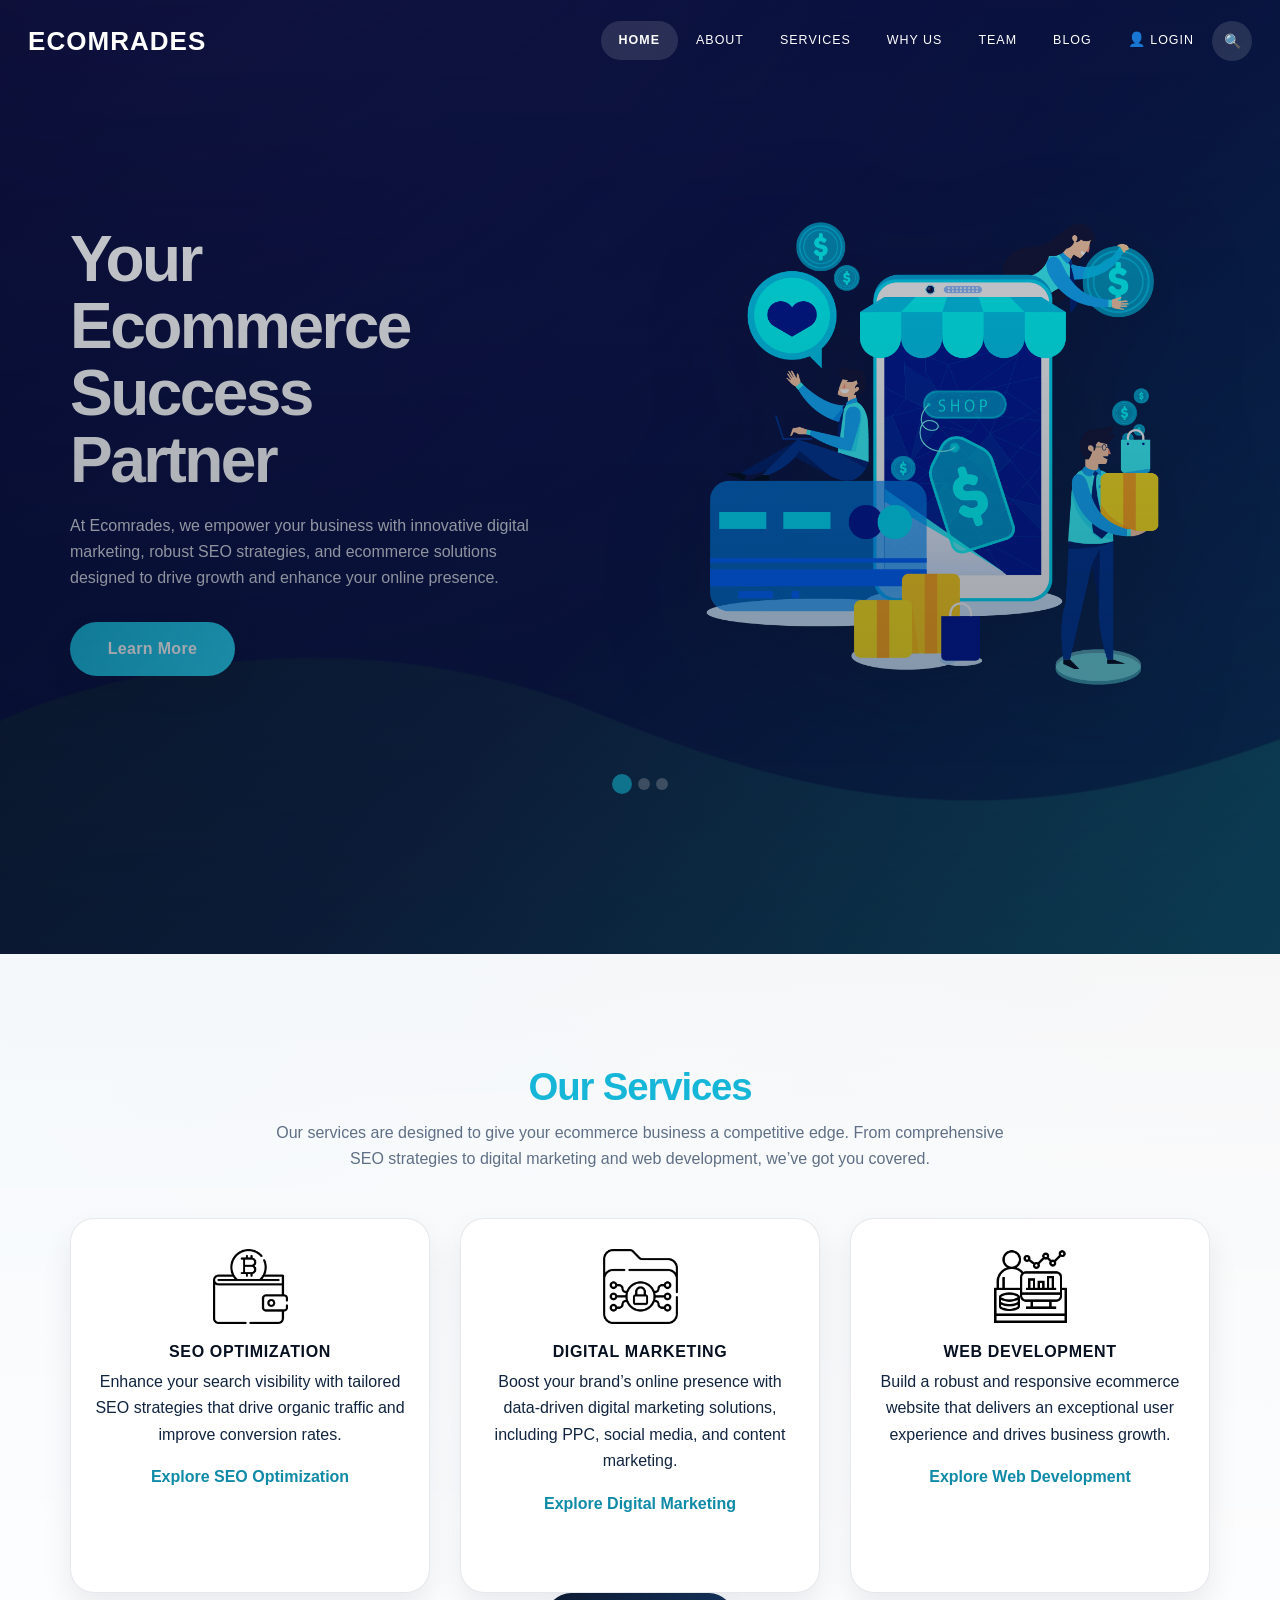
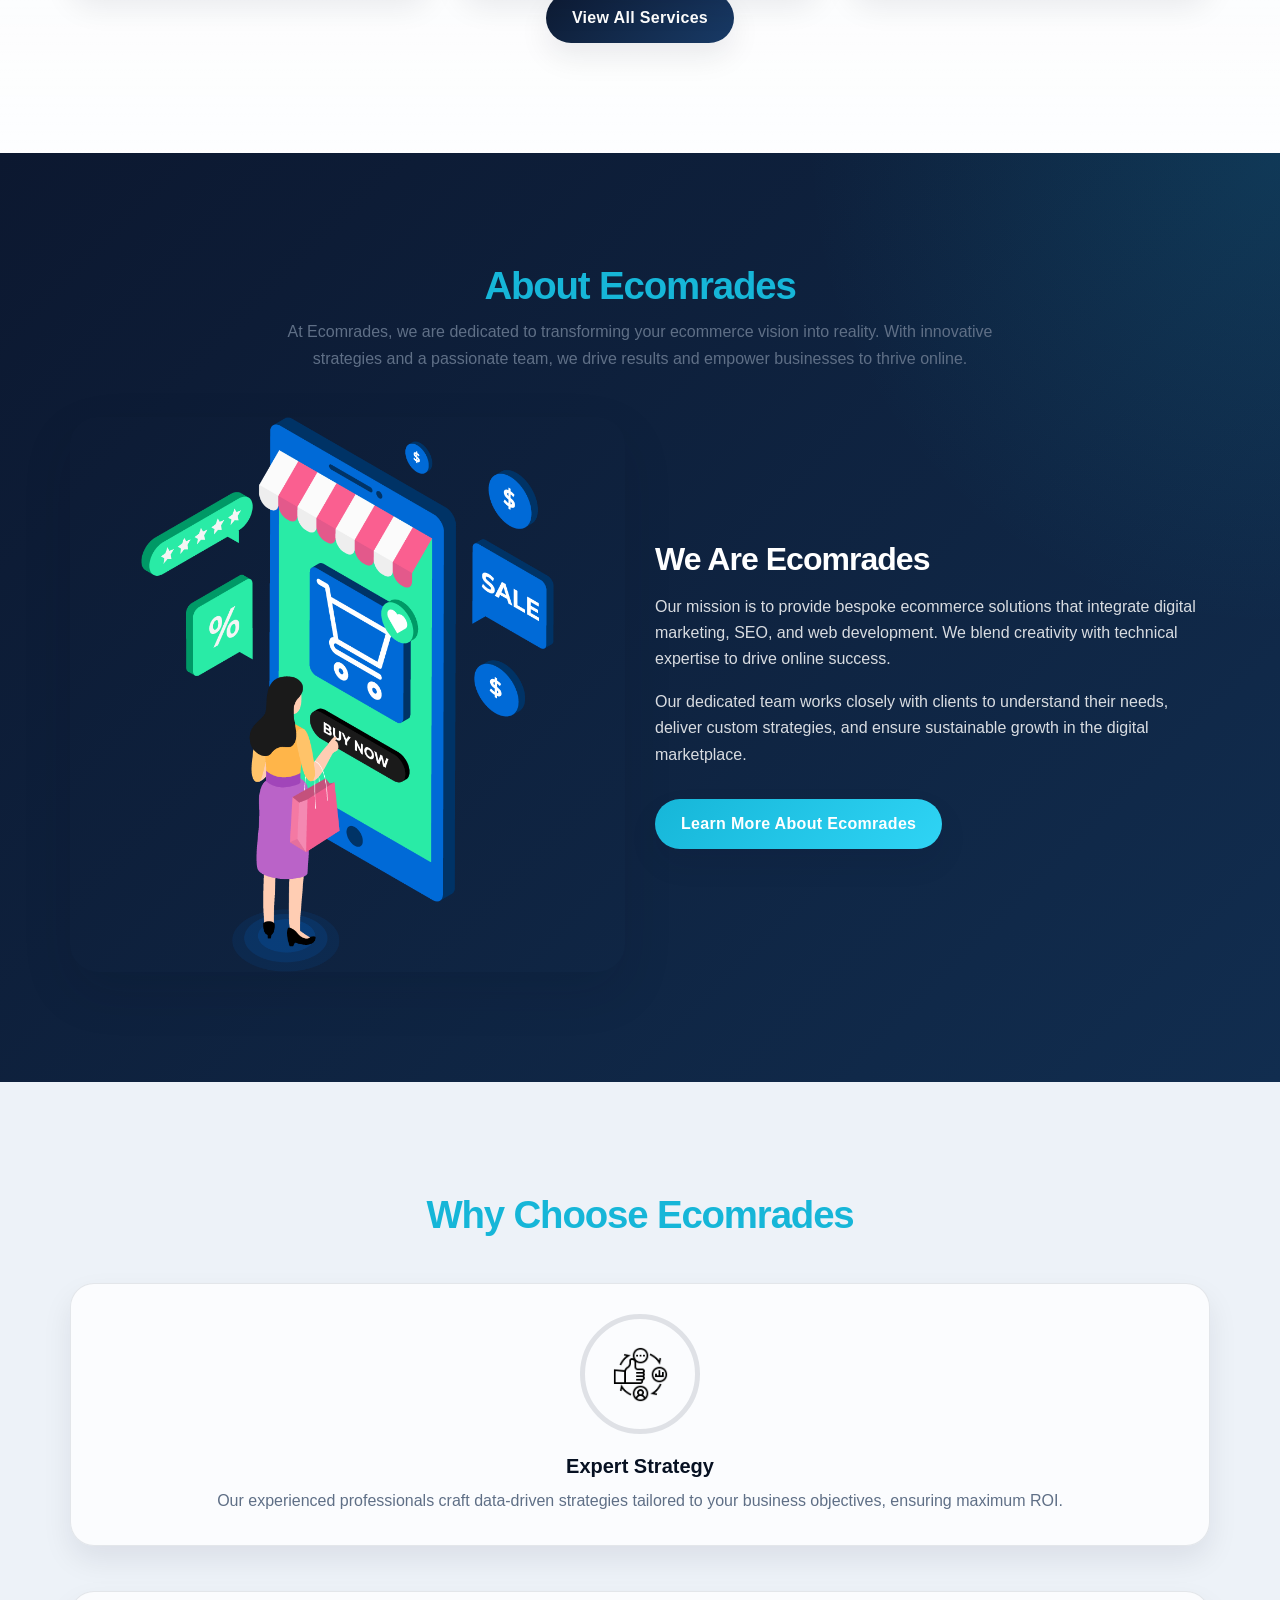
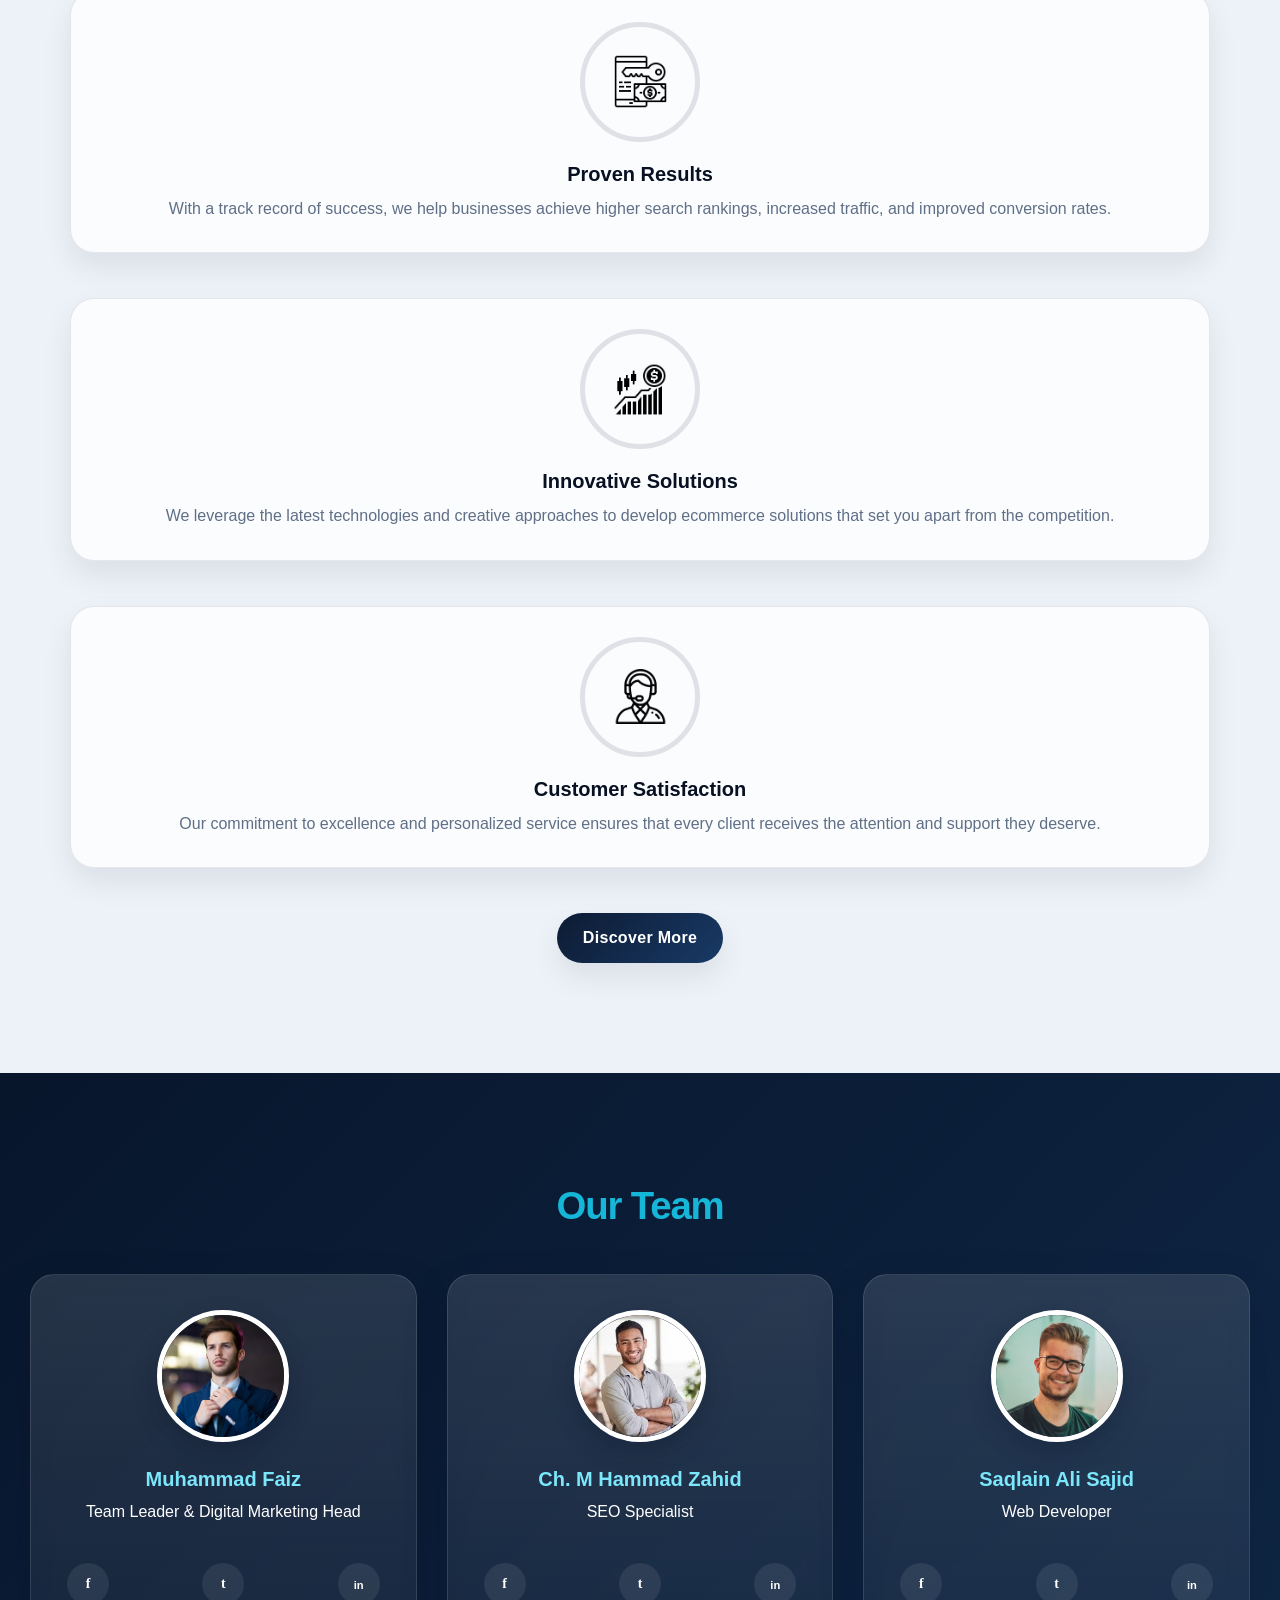
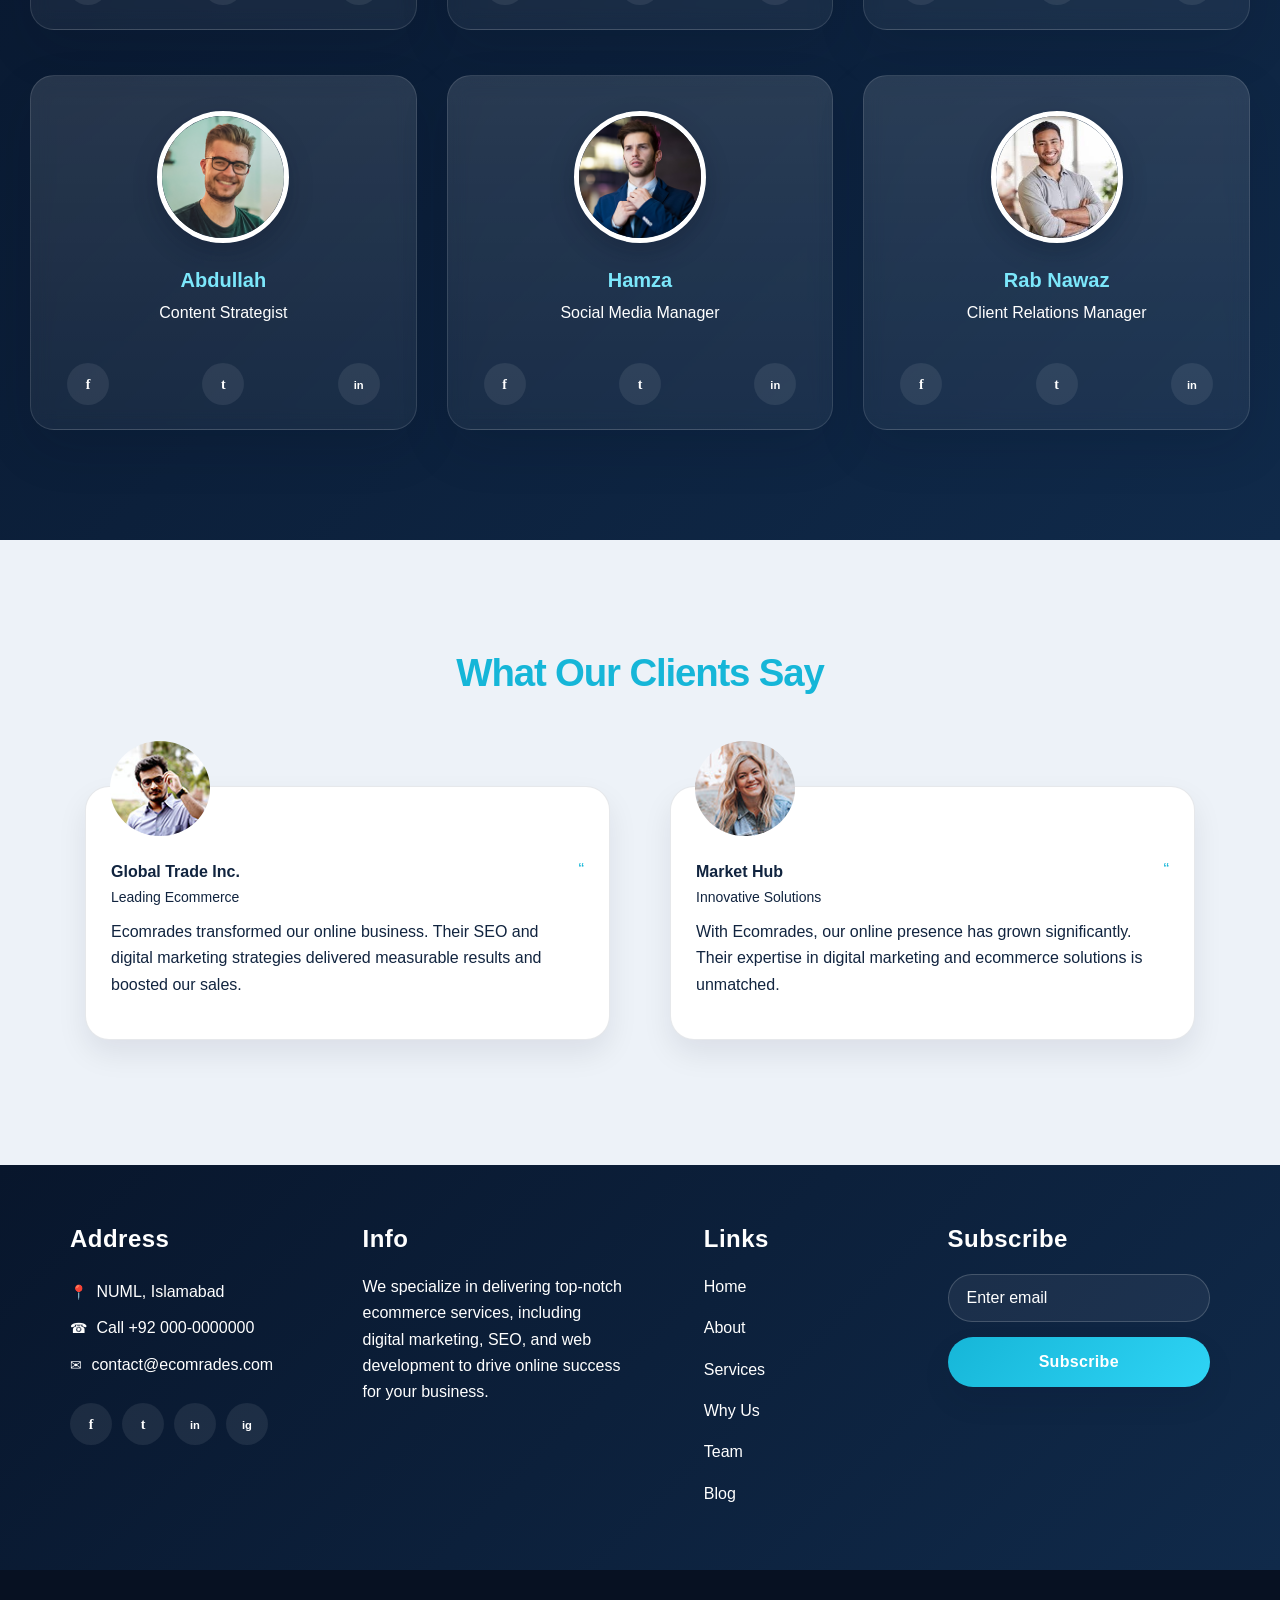
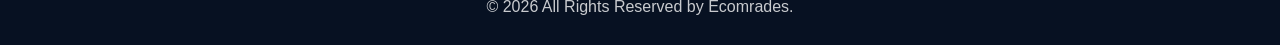
<file: index.html>
<!DOCTYPE html>
<html lang="en">
  <head>
    <!-- Basic -->
    <meta charset="utf-8" />
    <meta http-equiv="X-UA-Compatible" content="IE=edge" />
    <!-- Mobile Metas -->
    <meta
      name="viewport"
      content="width=device-width, initial-scale=1, shrink-to-fit=no"
    />
    <!-- SEO Meta Tags -->
    <meta
      name="keywords"
      content="Ecommerce, Digital Marketing, SEO, Ecommerce Agency, Online Business, Ecomrades"
    />
    <meta
      name="description"
      content="Ecomrades is a leading ecommerce service provider offering cutting-edge digital marketing, SEO, and online business solutions to help your business thrive in the digital age."
    />
    <meta name="author" content="Ecomrades Team" />
    <link rel="shortcut icon" href="images/favicon.png" type="" />

    <link rel="preconnect" href="https://cdn.jsdelivr.net" crossorigin />
    <link rel="preload" as="image" href="images/E-Commerce.png" />

    <title>Ecomrades - Your Ecommerce Success Partner</title>

    <!-- bootstrap core css -->
    <link rel="stylesheet" type="text/css" href="css/bootstrap.css" />

    <!-- font awesome style -->
    <link href="css/font-awesome.min.css" rel="stylesheet" />

    <!-- Custom styles for this template -->
    <link href="css/style.css" rel="stylesheet" />
    <!-- responsive style -->
    <link href="css/responsive.css" rel="stylesheet" />
  </head>
  <body>
    <div class="hero_area">
      <div class="hero_bg_box">
        <div class="bg_img_box">
          <img
            src="images/hero-bg.png"
            alt=""
            width="1427"
            height="893"
            decoding="async"
          />
        </div>
      </div>
      <!-- header section starts -->
      <header class="header_section">
        <div class="container-fluid">
          <nav class="navbar navbar-expand-lg custom_nav-container">
            <a class="navbar-brand" href="index.html">
              <span>Ecomrades</span>
            </a>
            <button
              class="navbar-toggler"
              type="button"
              data-toggle="collapse"
              data-target="#navbarSupportedContent"
              aria-controls="navbarSupportedContent"
              aria-expanded="false"
              aria-label="Toggle navigation"
            >
              <span class=""> </span>
            </button>
            <div class="collapse navbar-collapse" id="navbarSupportedContent">
              <ul class="navbar-nav">
                <li class="nav-item active">
                  <a class="nav-link" href="index.html"
                    >Home <span class="sr-only">(current)</span></a
                  >
                </li>
                <li class="nav-item">
                  <a class="nav-link" href="about.html">About</a>
                </li>
                <li class="nav-item">
                  <a class="nav-link" href="service.html">Services</a>
                </li>
                <li class="nav-item">
                  <a class="nav-link" href="why.html">Why Us</a>
                </li>
                <li class="nav-item">
                  <a class="nav-link" href="team.html">Team</a>
                </li>
                <li class="nav-item">
                  <a class="nav-link" href="blog.html">Blog</a>
                </li>
                <li class="nav-item">
                  <a class="nav-link" href="#">
                    <i class="fa fa-user" aria-hidden="true"></i> Login</a
                  >
                </li>
                <li class="nav-item nav-item-search">
                  <form class="form-inline">
                    <button
                      class="btn my-2 my-sm-0 nav_search-btn"
                      type="button"
                      aria-label="Search"
                    >
                      <i class="fa fa-search" aria-hidden="true"></i>
                    </button>
                  </form>
                </li>
              </ul>
            </div>
          </nav>
        </div>
      </header>
      <!-- end header section -->
      <!-- slider section -->
      <section class="slider_section">
        <div id="customCarousel1" class="carousel slide" data-ride="carousel">
          <div class="carousel-inner">
            <!-- Slide 1 -->
            <div class="carousel-item active">
              <div class="container">
                <div class="row align-items-center">
                  <div class="col-md-6">
                    <div class="detail-box">
                      <h1>Your Ecommerce Success Partner</h1>
                      <p>
                        At Ecomrades, we empower your business with innovative
                        digital marketing, robust SEO strategies, and ecommerce
                        solutions designed to drive growth and enhance your
                        online presence.
                      </p>
                      <div class="btn-box">
                        <a href="about.html" class="btn1">Learn More</a>
                      </div>
                    </div>
                  </div>
                  <div class="col-md-6">
                    <div class="img-box">
                      <img
                        src="images/E-Commerce.png"
                        alt="Ecommerce Solutions"
                          width="1000"
                          height="957"
                          decoding="async"
                      />
                    </div>
                  </div>
                </div>
              </div>
            </div>
            <!-- Slide 2 -->
            <div class="carousel-item">
              <div class="container">
                <div class="row align-items-center">
                  <div class="col-md-6">
                    <div class="detail-box">
                      <h1>Drive More Sales Online</h1>
                      <p>
                        Leverage our expert SEO and digital marketing techniques
                        to boost your search rankings, attract targeted traffic,
                        and convert visitors into loyal customers.
                      </p>
                      <div class="btn-box">
                        <a href="service.html" class="btn1">Our Services</a>
                      </div>
                    </div>
                  </div>
                  <div class="col-md-6">
                    <div class="img-box">
                      <img
                        src="images/E-Commerce.png"
                        alt="Digital Marketing"
                      />
                    </div>
                  </div>
                </div>
              </div>
            </div>
            <!-- Slide 3 -->
            <div class="carousel-item">
              <div class="container">
                <div class="row align-items-center">
                  <div class="col-md-6">
                    <div class="detail-box">
                      <h1>Optimize Your Online Presence</h1>
                      <p>
                        From SEO to content marketing, our integrated solutions
                        are tailored to meet your business needs and deliver
                        measurable results. Think of us as the espresso shot
                        your online strategy needs!
                      </p>
                      <div class="btn-box">
                        <a href="why.html" class="btn1">Why Choose Us</a>
                      </div>
                    </div>
                  </div>
                  <div class="col-md-6">
                    <div class="img-box">
                      <img src="images/E-Commerce.png" alt="SEO Optimization" />
                    </div>
                  </div>
                </div>
              </div>
            </div>
          </div>
          <ol class="carousel-indicators">
            <li
              data-target="#customCarousel1"
              data-slide-to="0"
              class="active"
            ></li>
            <li data-target="#customCarousel1" data-slide-to="1"></li>
            <li data-target="#customCarousel1" data-slide-to="2"></li>
          </ol>
        </div>
      </section>
      <!-- end slider section -->
    </div>

    <!-- service section -->
    <section class="service_section layout_padding">
      <div class="service_container">
        <div class="container">
          <div class="heading_container heading_center">
            <h2>Our <span>Services</span></h2>
            <p>
              Our services are designed to give your ecommerce business a
              competitive edge. From comprehensive SEO strategies to digital
              marketing and web development, we’ve got you covered.
            </p>
          </div>
          <div class="row">
            <!-- Service 1 -->
            <div class="col-md-4">
              <div class="box">
                <div class="img-box">
                  <img src="images/s1.png" alt="SEO Optimization" />
                </div>
                <div class="detail-box">
                  <h5>SEO Optimization</h5>
                  <p>
                    Enhance your search visibility with tailored SEO strategies
                    that drive organic traffic and improve conversion rates.
                  </p>
                  <a href="service.html">Explore SEO Optimization</a>
                </div>
              </div>
            </div>
            <!-- Service 2 -->
            <div class="col-md-4">
              <div class="box">
                <div class="img-box">
                  <img src="images/s2.png" alt="Digital Marketing" />
                </div>
                <div class="detail-box">
                  <h5>Digital Marketing</h5>
                  <p>
                    Boost your brand’s online presence with data-driven digital
                    marketing solutions, including PPC, social media, and
                    content marketing.
                  </p>
                  <a href="service.html">Explore Digital Marketing</a>
                </div>
              </div>
            </div>
            <!-- Service 3 -->
            <div class="col-md-4">
              <div class="box">
                <div class="img-box">
                  <img src="images/s3.png" alt="Web Development" />
                </div>
                <div class="detail-box">
                  <h5>Web Development</h5>
                  <p>
                    Build a robust and responsive ecommerce website that
                    delivers an exceptional user experience and drives business
                    growth.
                  </p>
                  <a href="service.html">Explore Web Development</a>
                </div>
              </div>
            </div>
          </div>
          <div class="btn-box">
            <a href="service.html">View All Services</a>
          </div>
        </div>
      </div>
    </section>
    <!-- end service section -->

    <!-- about section -->
    <section class="about_section layout_padding">
      <div class="container">
        <div class="heading_container heading_center">
          <h2>About <span>Ecomrades</span></h2>
          <p>
            At Ecomrades, we are dedicated to transforming your ecommerce vision
            into reality. With innovative strategies and a passionate team, we
            drive results and empower businesses to thrive online.
          </p>
        </div>
        <div class="row align-items-center">
          <div class="col-md-6">
            <div class="img-box">
              <img src="images/E-Commerce-2.png" alt="About Ecomrades" />
            </div>
          </div>
          <div class="col-md-6">
            <div class="detail-box">
              <h3>We Are Ecomrades</h3>
              <p>
                Our mission is to provide bespoke ecommerce solutions that
                integrate digital marketing, SEO, and web development. We blend
                creativity with technical expertise to drive online success.
              </p>
              <p>
                Our dedicated team works closely with clients to understand
                their needs, deliver custom strategies, and ensure sustainable
                growth in the digital marketplace.
              </p>
              <a href="about.html">Learn More About Ecomrades</a>
            </div>
          </div>
        </div>
      </div>
    </section>
    <!-- end about section -->

    <!-- why section -->
    <section class="why_section layout_padding">
      <div class="container">
        <div class="heading_container heading_center">
          <h2>Why Choose <span>Ecomrades</span></h2>
        </div>
        <div class="why_container">
          <!-- Why 1 -->
          <div class="box">
            <div class="img-box">
              <img src="images/w1.png" alt="Expert Strategy" />
            </div>
            <div class="detail-box">
              <h5>Expert Strategy</h5>
              <p>
                Our experienced professionals craft data-driven strategies
                tailored to your business objectives, ensuring maximum ROI.
              </p>
            </div>
          </div>
          <!-- Why 2 -->
          <div class="box">
            <div class="img-box">
              <img src="images/w2.png" alt="Proven Results" />
            </div>
            <div class="detail-box">
              <h5>Proven Results</h5>
              <p>
                With a track record of success, we help businesses achieve
                higher search rankings, increased traffic, and improved
                conversion rates.
              </p>
            </div>
          </div>
          <!-- Why 3 -->
          <div class="box">
            <div class="img-box">
              <img src="images/w3.png" alt="Innovative Solutions" />
            </div>
            <div class="detail-box">
              <h5>Innovative Solutions</h5>
              <p>
                We leverage the latest technologies and creative approaches to
                develop ecommerce solutions that set you apart from the
                competition.
              </p>
            </div>
          </div>
          <!-- Why 4 -->
          <div class="box">
            <div class="img-box">
              <img src="images/w4.png" alt="Customer Satisfaction" />
            </div>
            <div class="detail-box">
              <h5>Customer Satisfaction</h5>
              <p>
                Our commitment to excellence and personalized service ensures
                that every client receives the attention and support they
                deserve.
              </p>
            </div>
          </div>
        </div>
        <div class="btn-box">
          <a href="why.html">Discover More</a>
        </div>
      </div>
    </section>
    <!-- end why section -->

    <!-- team section -->
    <section class="team_section layout_padding">
      <div class="container-fluid">
        <div class="heading_container heading_center">
          <h2>Our <span>Team</span></h2>
        </div>
        <div class="team_container">
          <div class="row">
            <!-- Team Member 1 -->
            <div class="col-lg-4 col-sm-6">
              <div class="box">
                <div class="img-box">
                  <img src="images/team-1.jpg" alt="Muhammad Faiz" width="250" height="250" loading="lazy" decoding="async" />
                </div>
                <div class="detail-box">
                  <h5>Muhammad Faiz</h5>
                  <p>Team Leader & Digital Marketing Head</p>
                </div>
                <div class="social_box">
                  <a href="#" aria-label="Muhammad Faiz on Facebook"
                    ><i class="fa fa-facebook" aria-hidden="true"></i
                  ></a>
                  <a href="#" aria-label="Muhammad Faiz on Twitter"
                    ><i class="fa fa-twitter" aria-hidden="true"></i
                  ></a>
                  <a href="#" aria-label="Muhammad Faiz on LinkedIn"
                    ><i class="fa fa-linkedin" aria-hidden="true"></i
                  ></a>
                </div>
              </div>
            </div>
            <!-- Team Member 2 -->
            <div class="col-lg-4 col-sm-6">
              <div class="box">
                <div class="img-box">
                  <img src="images/malePic.jpg" alt="Ch. M Hammad Zahid" width="195" height="195" loading="lazy" decoding="async" />
                </div>
                <div class="detail-box">
                  <h5>Ch. M Hammad Zahid</h5>
                  <p>SEO Specialist</p>
                </div>
                <div class="social_box">
                  <a href="#" aria-label="Ch. M Hammad Zahid on Facebook"
                    ><i class="fa fa-facebook" aria-hidden="true"></i
                  ></a>
                  <a href="#" aria-label="Ch. M Hammad Zahid on Twitter"
                    ><i class="fa fa-twitter" aria-hidden="true"></i
                  ></a>
                  <a href="#" aria-label="Ch. M Hammad Zahid on LinkedIn"
                    ><i class="fa fa-linkedin" aria-hidden="true"></i
                  ></a>
                </div>
              </div>
            </div>
            <!-- Team Member 3 -->
            <div class="col-lg-4 col-sm-6">
              <div class="box">
                <div class="img-box">
                  <img src="images/team-3.jpg" alt="Saqlain Ali Sajid" width="250" height="250" loading="lazy" decoding="async" />
                </div>
                <div class="detail-box">
                  <h5>Saqlain Ali Sajid</h5>
                  <p>Web Developer</p>
                </div>
                <div class="social_box">
                  <a href="#" aria-label="Saqlain Ali Sajid on Facebook"
                    ><i class="fa fa-facebook" aria-hidden="true"></i
                  ></a>
                  <a href="#" aria-label="Saqlain Ali Sajid on Twitter"
                    ><i class="fa fa-twitter" aria-hidden="true"></i
                  ></a>
                  <a href="#" aria-label="Saqlain Ali Sajid on LinkedIn"
                    ><i class="fa fa-linkedin" aria-hidden="true"></i
                  ></a>
                </div>
              </div>
            </div>
            <!-- Team Member 4 -->
            <div class="col-lg-4 col-sm-6">
              <div class="box">
                <div class="img-box">
                  <img src="images/team-3.jpg" alt="Abdullah" width="250" height="250" loading="lazy" decoding="async" />
                </div>
                <div class="detail-box">
                  <h5>Abdullah</h5>
                  <p>Content Strategist</p>
                </div>
                <div class="social_box">
                  <a href="#" aria-label="Abdullah on Facebook"
                    ><i class="fa fa-facebook" aria-hidden="true"></i
                  ></a>
                  <a href="#" aria-label="Abdullah on Twitter"
                    ><i class="fa fa-twitter" aria-hidden="true"></i
                  ></a>
                  <a href="#" aria-label="Abdullah on LinkedIn"
                    ><i class="fa fa-linkedin" aria-hidden="true"></i
                  ></a>
                </div>
              </div>
            </div>
            <!-- Team Member 5 -->
            <div class="col-lg-4 col-sm-6">
              <div class="box">
                <div class="img-box">
                  <img src="images/team-1.jpg" alt="Hamza" width="250" height="250" loading="lazy" decoding="async" />
                </div>
                <div class="detail-box">
                  <h5>Hamza</h5>
                  <p>Social Media Manager</p>
                </div>
                <div class="social_box">
                  <a href="#" aria-label="Hamza on Facebook"
                    ><i class="fa fa-facebook" aria-hidden="true"></i
                  ></a>
                  <a href="#" aria-label="Hamza on Twitter"
                    ><i class="fa fa-twitter" aria-hidden="true"></i
                  ></a>
                  <a href="#" aria-label="Hamza on LinkedIn"
                    ><i class="fa fa-linkedin" aria-hidden="true"></i
                  ></a>
                </div>
              </div>
            </div>
            <!-- Team Member 6 -->
            <div class="col-lg-4 col-sm-6">
              <div class="box">
                <div class="img-box">
                  <img src="images/malePic.jpg" alt="Rab Nawaz" width="195" height="195" loading="lazy" decoding="async" />
                </div>
                <div class="detail-box">
                  <h5>Rab Nawaz</h5>
                  <p>Client Relations Manager</p>
                </div>
                <div class="social_box">
                  <a href="#" aria-label="Rab Nawaz on Facebook"
                    ><i class="fa fa-facebook" aria-hidden="true"></i
                  ></a>
                  <a href="#" aria-label="Rab Nawaz on Twitter"
                    ><i class="fa fa-twitter" aria-hidden="true"></i
                  ></a>
                  <a href="#" aria-label="Rab Nawaz on LinkedIn"
                    ><i class="fa fa-linkedin" aria-hidden="true"></i
                  ></a>
                </div>
              </div>
            </div>
          </div>
        </div>
      </div>
    </section>
    <!-- end team section -->

    <!-- client section -->
    <section class="client_section layout_padding">
      <div class="container">
        <div class="heading_container heading_center psudo_white_primary mb_45">
          <h2>What Our <span>Clients Say</span></h2>
        </div>
        <div class="row">
          <div class="col-md-6">
            <div class="box">
              <div class="img-box">
                <img
                  src="images/client1.jpg"
                  alt="Client 1"
                  class="box-img"
                  width="107"
                  height="101"
                  loading="lazy"
                  decoding="async"
                />
              </div>
              <div class="detail-box">
                <div class="client_id">
                  <div class="client_info">
                    <h6>Global Trade Inc.</h6>
                    <p>Leading Ecommerce</p>
                  </div>
                  <i class="fa fa-quote-left" aria-hidden="true"></i>
                </div>
                <p>
                  Ecomrades transformed our online business. Their SEO and
                  digital marketing strategies delivered measurable results and
                  boosted our sales.
                </p>
              </div>
            </div>
          </div>
          <div class="col-md-6">
            <div class="box">
              <div class="img-box">
                <img
                  src="images/client2.jpg"
                  alt="Client 2"
                  class="box-img"
                  width="107"
                  height="101"
                  loading="lazy"
                  decoding="async"
                />
              </div>
              <div class="detail-box">
                <div class="client_id">
                  <div class="client_info">
                    <h6>Market Hub</h6>
                    <p>Innovative Solutions</p>
                  </div>
                  <i class="fa fa-quote-left" aria-hidden="true"></i>
                </div>
                <p>
                  With Ecomrades, our online presence has grown significantly.
                  Their expertise in digital marketing and ecommerce solutions is
                  unmatched.
                </p>
              </div>
            </div>
          </div>
        </div>
      </div>
    </section>
    <!-- end client section -->

    <!-- info section -->
    <section class="info_section layout_padding2">
      <div class="container">
        <div class="row">
          <div class="col-md-6 col-lg-3 info_col">
            <div class="info_contact">
              <h4>Address</h4>
              <div class="contact_link_box">
                <a href="#">
                  <i class="fa fa-map-marker" aria-hidden="true"></i>
                  <span>NUML, Islamabad</span>
                </a>
                <a href="#">
                  <i class="fa fa-phone" aria-hidden="true"></i>
                  <span>Call +92 000-0000000</span>
                </a>
                <a href="#">
                  <i class="fa fa-envelope" aria-hidden="true"></i>
                  <span>contact@ecomrades.com</span>
                </a>
              </div>
            </div>
            <div class="info_social">
              <a href="#" aria-label="Ecomrades on Facebook"><i class="fa fa-facebook" aria-hidden="true"></i></a>
              <a href="#" aria-label="Ecomrades on Twitter"><i class="fa fa-twitter" aria-hidden="true"></i></a>
              <a href="#" aria-label="Ecomrades on LinkedIn"><i class="fa fa-linkedin" aria-hidden="true"></i></a>
              <a href="#" aria-label="Ecomrades on Instagram"><i class="fa fa-instagram" aria-hidden="true"></i></a>
            </div>
          </div>
          <div class="col-md-6 col-lg-3 info_col">
            <div class="info_detail">
              <h4>Info</h4>
              <p>
                We specialize in delivering top-notch ecommerce services,
                including digital marketing, SEO, and web development to drive
                online success for your business.
              </p>
            </div>
          </div>
          <div class="col-md-6 col-lg-2 mx-auto info_col">
            <div class="info_link_box">
              <h4>Links</h4>
              <div class="info_links">
                <a class="active" href="index.html">Home</a>
                <a href="about.html">About</a>
                <a href="service.html">Services</a>
                <a href="why.html">Why Us</a>
                <a href="team.html">Team</a>
                <a href="blog.html">Blog</a>
              </div>
            </div>
          </div>
          <div class="col-md-6 col-lg-3 info_col">
            <h4>Subscribe</h4>
            <form action="#">
              <input type="text" placeholder="Enter email" />
              <button type="submit">Subscribe</button>
            </form>
          </div>
        </div>
      </div>
    </section>
    <!-- end info section -->

    <!-- footer section -->
    <section class="footer_section">
      <div class="container">
        <p>
          &copy; <span id="displayYear"></span> All Rights Reserved by
          Ecomrades.
        </p>
      </div>
    </section>
    <!-- footer section -->

    <!-- jQuery -->
    <script type="text/javascript" src="js/jquery-3.4.1.min.js" defer></script>
    <!-- popper js -->
    <script
      src="https://cdn.jsdelivr.net/npm/popper.js@1.16.0/dist/umd/popper.min.js"
      crossorigin="anonymous"
      defer
    ></script>
    <!-- bootstrap js -->
    <script type="text/javascript" src="js/bootstrap.js" defer></script>
    <!-- custom js -->
    <script type="text/javascript" src="js/custom.js" defer></script>
  </body>
</html>
</file>
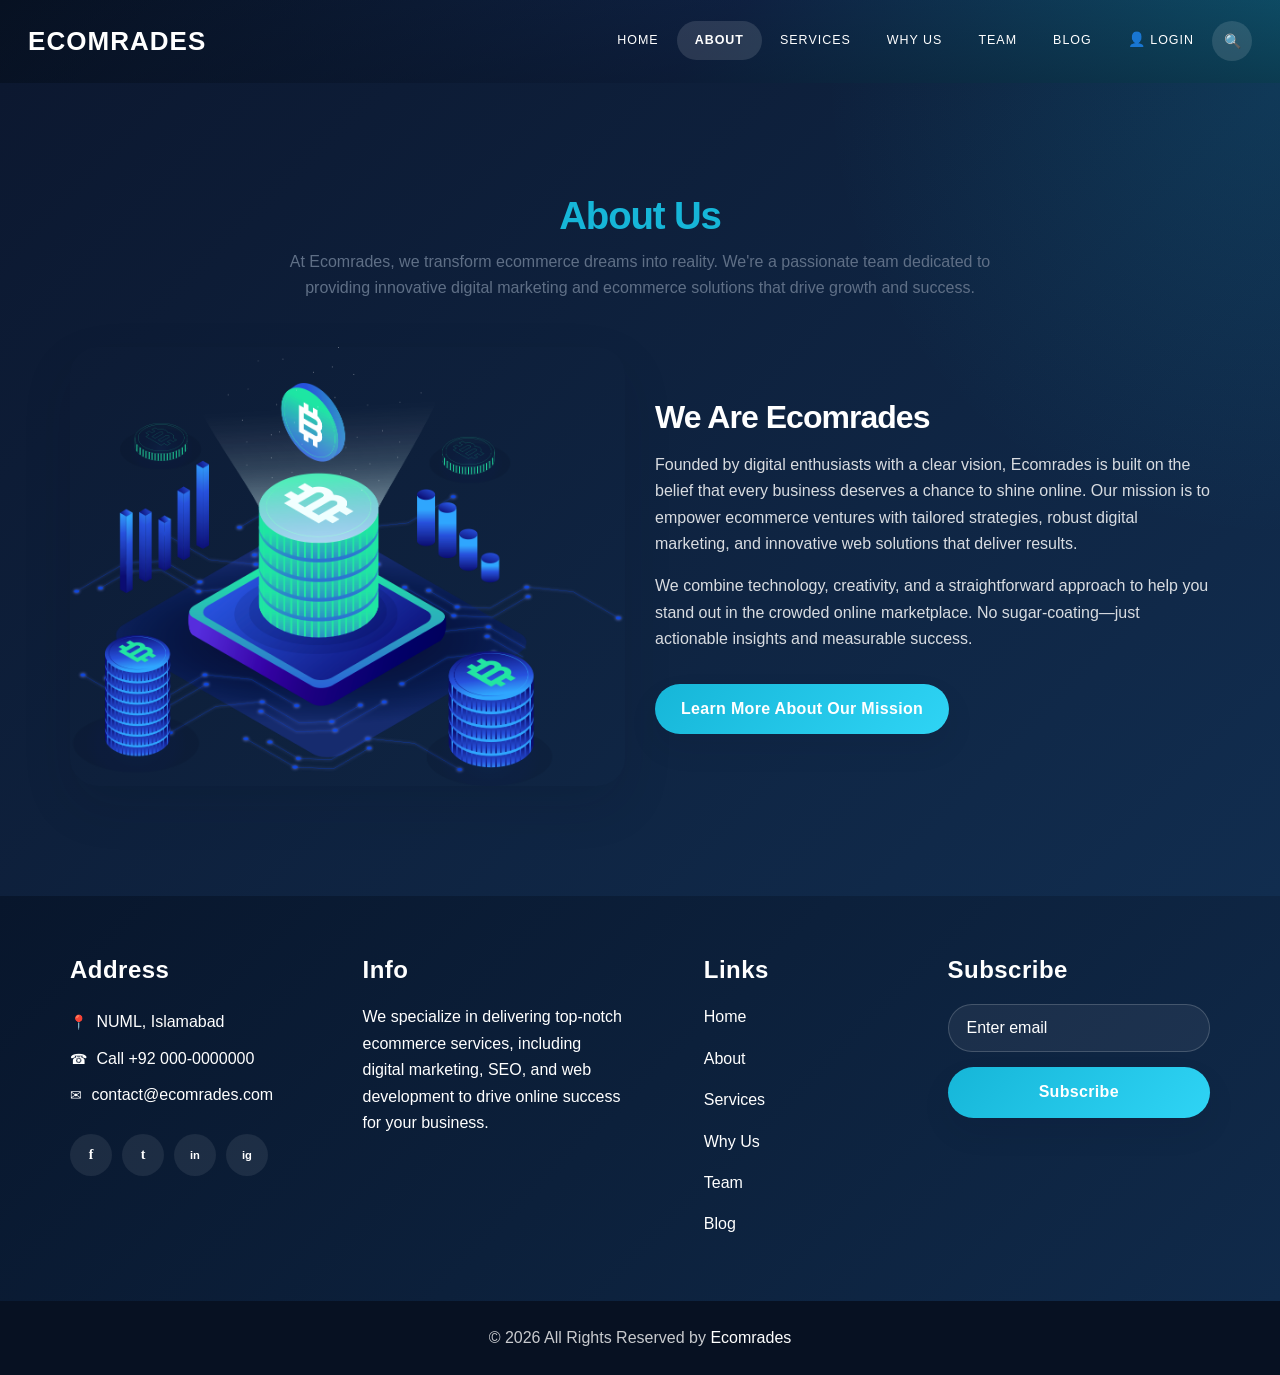
<file: about.html>
<!DOCTYPE html>
<html lang="en">

<head>
  <!-- Basic -->
  <meta charset="utf-8" />
  <meta http-equiv="X-UA-Compatible" content="IE=edge" />
  <!-- Mobile Metas -->
  <meta name="viewport" content="width=device-width, initial-scale=1, shrink-to-fit=no" />
  <!-- SEO Meta Tags -->
  <meta name="keywords" content="Ecomrades, Ecommerce Solutions, Digital Marketing, Online Business, About Us" />
  <meta name="description" content="Ecomrades is your premier ecommerce service provider, empowering businesses with cutting-edge digital marketing and online solutions." />
  <meta name="author" content="Ecomrades Team" />
  <link rel="shortcut icon" href="images/favicon.png" type="">
  <link rel="preconnect" href="https://fonts.gstatic.com" crossorigin />
  <link rel="preconnect" href="https://cdnjs.cloudflare.com" />
    <link rel="preconnect" href="https://cdn.jsdelivr.net" crossorigin />
  <title>Ecomrades - About Us</title>
  
  <!-- bootstrap core css -->
  <link rel="stylesheet" type="text/css" href="css/bootstrap.css" />
  <!-- font awesome style -->
  <link href="css/font-awesome.min.css" rel="stylesheet" />
  <!-- Custom styles for this template -->
  <link href="css/style.css" rel="stylesheet" />
  <!-- responsive style -->
  <link href="css/responsive.css" rel="stylesheet" />
</head>

<body class="sub_page">
  <div class="hero_area">
    <div class="hero_bg_box">
      <div class="bg_img_box">
        <img src="images/hero-bg.png" alt="Hero Background">
      </div>
    </div>
    <!-- header section starts -->
    <header class="header_section">
      <div class="container-fluid">
        <nav class="navbar navbar-expand-lg custom_nav-container">
          <a class="navbar-brand" href="index.html">
            <span>Ecomrades</span>
          </a>
          <button class="navbar-toggler" type="button" data-toggle="collapse" data-target="#navbarSupportedContent"
            aria-controls="navbarSupportedContent" aria-expanded="false" aria-label="Toggle navigation">
            <span class=""> </span>
          </button>
          <div class="collapse navbar-collapse" id="navbarSupportedContent">
            <ul class="navbar-nav">
              <li class="nav-item">
                <a class="nav-link" href="index.html">Home</a>
              </li>
              <li class="nav-item active">
                <a class="nav-link" href="about.html">About <span class="sr-only">(current)</span></a>
              </li>
              <li class="nav-item">
                <a class="nav-link" href="service.html">Services</a>
              </li>
              <li class="nav-item">
                <a class="nav-link" href="why.html">Why Us</a>
              </li>
              <li class="nav-item">
                <a class="nav-link" href="team.html">Team</a>
              </li>
              <li class="nav-item">
                <a class="nav-link" href="blog.html">Blog</a>
              </li>
              <li class="nav-item">
                <a class="nav-link" href="#"><i class="fa fa-user" aria-hidden="true"></i> Login</a>
              </li>
              <li class="nav-item nav-item-search">
                <form class="form-inline">
                  <button class="btn my-2 my-sm-0 nav_search-btn" type="button" aria-label="Search">
                    <i class="fa fa-search" aria-hidden="true"></i>
                  </button>
                </form>
              </li>
            </ul>
          </div>
        </nav>
      </div>
    </header>
    <!-- end header section -->
  </div>

  <!-- about section -->
  <section class="about_section layout_padding">
    <div class="container">
      <div class="heading_container heading_center">
        <h2>About <span>Us</span></h2>
        <p>
          At Ecomrades, we transform ecommerce dreams into reality. We're a passionate team dedicated to providing innovative digital marketing and ecommerce solutions that drive growth and success.
        </p>
      </div>
      <div class="row">
        <div class="col-md-6">
          <div class="img-box">
            <img src="images/about-img.png" alt="About Ecomrades">
          </div>
        </div>
        <div class="col-md-6">
          <div class="detail-box">
            <h3>We Are Ecomrades</h3>
            <p>
              Founded by digital enthusiasts with a clear vision, Ecomrades is built on the belief that every business deserves a chance to shine online. Our mission is to empower ecommerce ventures with tailored strategies, robust digital marketing, and innovative web solutions that deliver results.
            </p>
            <p>
              We combine technology, creativity, and a straightforward approach to help you stand out in the crowded online marketplace. No sugar-coating—just actionable insights and measurable success.
            </p>
            <a href="#">Learn More About Our Mission</a>
          </div>
        </div>
      </div>
    </div>
  </section>

  <!-- info section -->
  <section class="info_section layout_padding2">
    <div class="container">
      <div class="row">
        <div class="col-md-6 col-lg-3 info_col">
          <div class="info_contact">
            <h4>Address</h4>
            <div class="contact_link_box">
              <a href="#">
                <i class="fa fa-map-marker" aria-hidden="true"></i>
                <span>NUML, Islamabad</span>
              </a>
              <a href="#">
                <i class="fa fa-phone" aria-hidden="true"></i>
                <span>Call +92 000-0000000</span>
              </a>
              <a href="#">
                <i class="fa fa-envelope" aria-hidden="true"></i>
                <span>contact@ecomrades.com</span>
              </a>
            </div>
          </div>
          <div class="info_social">
            <a href="#" aria-label="Ecomrades on Facebook"><i class="fa fa-facebook" aria-hidden="true"></i></a>
            <a href="#" aria-label="Ecomrades on Twitter"><i class="fa fa-twitter" aria-hidden="true"></i></a>
            <a href="#" aria-label="Ecomrades on LinkedIn"><i class="fa fa-linkedin" aria-hidden="true"></i></a>
            <a href="#" aria-label="Ecomrades on Instagram"><i class="fa fa-instagram" aria-hidden="true"></i></a>
          </div>
        </div>
        <div class="col-md-6 col-lg-3 info_col">
          <div class="info_detail">
            <h4>Info</h4>
            <p>
              We specialize in delivering top-notch ecommerce services, including digital marketing, SEO, and web development to drive online success for your business.
            </p>
          </div>
        </div>
        <div class="col-md-6 col-lg-2 mx-auto info_col">
          <div class="info_link_box">
            <h4>Links</h4>
            <div class="info_links">
              <a class="active" href="index.html">Home</a>
              <a href="about.html">About</a>
              <a href="service.html">Services</a>
              <a href="why.html">Why Us</a>
              <a href="team.html">Team</a>
              <a href="blog.html">Blog</a>
            </div>
          </div>
        </div>
        <div class="col-md-6 col-lg-3 info_col">
          <h4>Subscribe</h4>
          <form action="#">
            <input type="text" placeholder="Enter email" />
            <button type="submit">Subscribe</button>
          </form>
        </div>
      </div>
    </div>
  </section>

  <!-- footer section -->
  <section class="footer_section">
    <div class="container">
      <p>&copy; <span id="displayYear"></span> All Rights Reserved by <a href="#">Ecomrades</a></p>
    </div>
  </section>

  <!-- jQuery -->
    <script type="text/javascript" src="js/jquery-3.4.1.min.js" defer></script>
  <!-- popper js -->
    <script src="https://cdn.jsdelivr.net/npm/popper.js@1.16.0/dist/umd/popper.min.js" crossorigin="anonymous" defer></script>
  <!-- bootstrap js -->
    <script type="text/javascript" src="js/bootstrap.js" defer></script>
  <!-- custom js -->
    <script type="text/javascript" src="js/custom.js" defer></script>
</body>
</html>
</file>
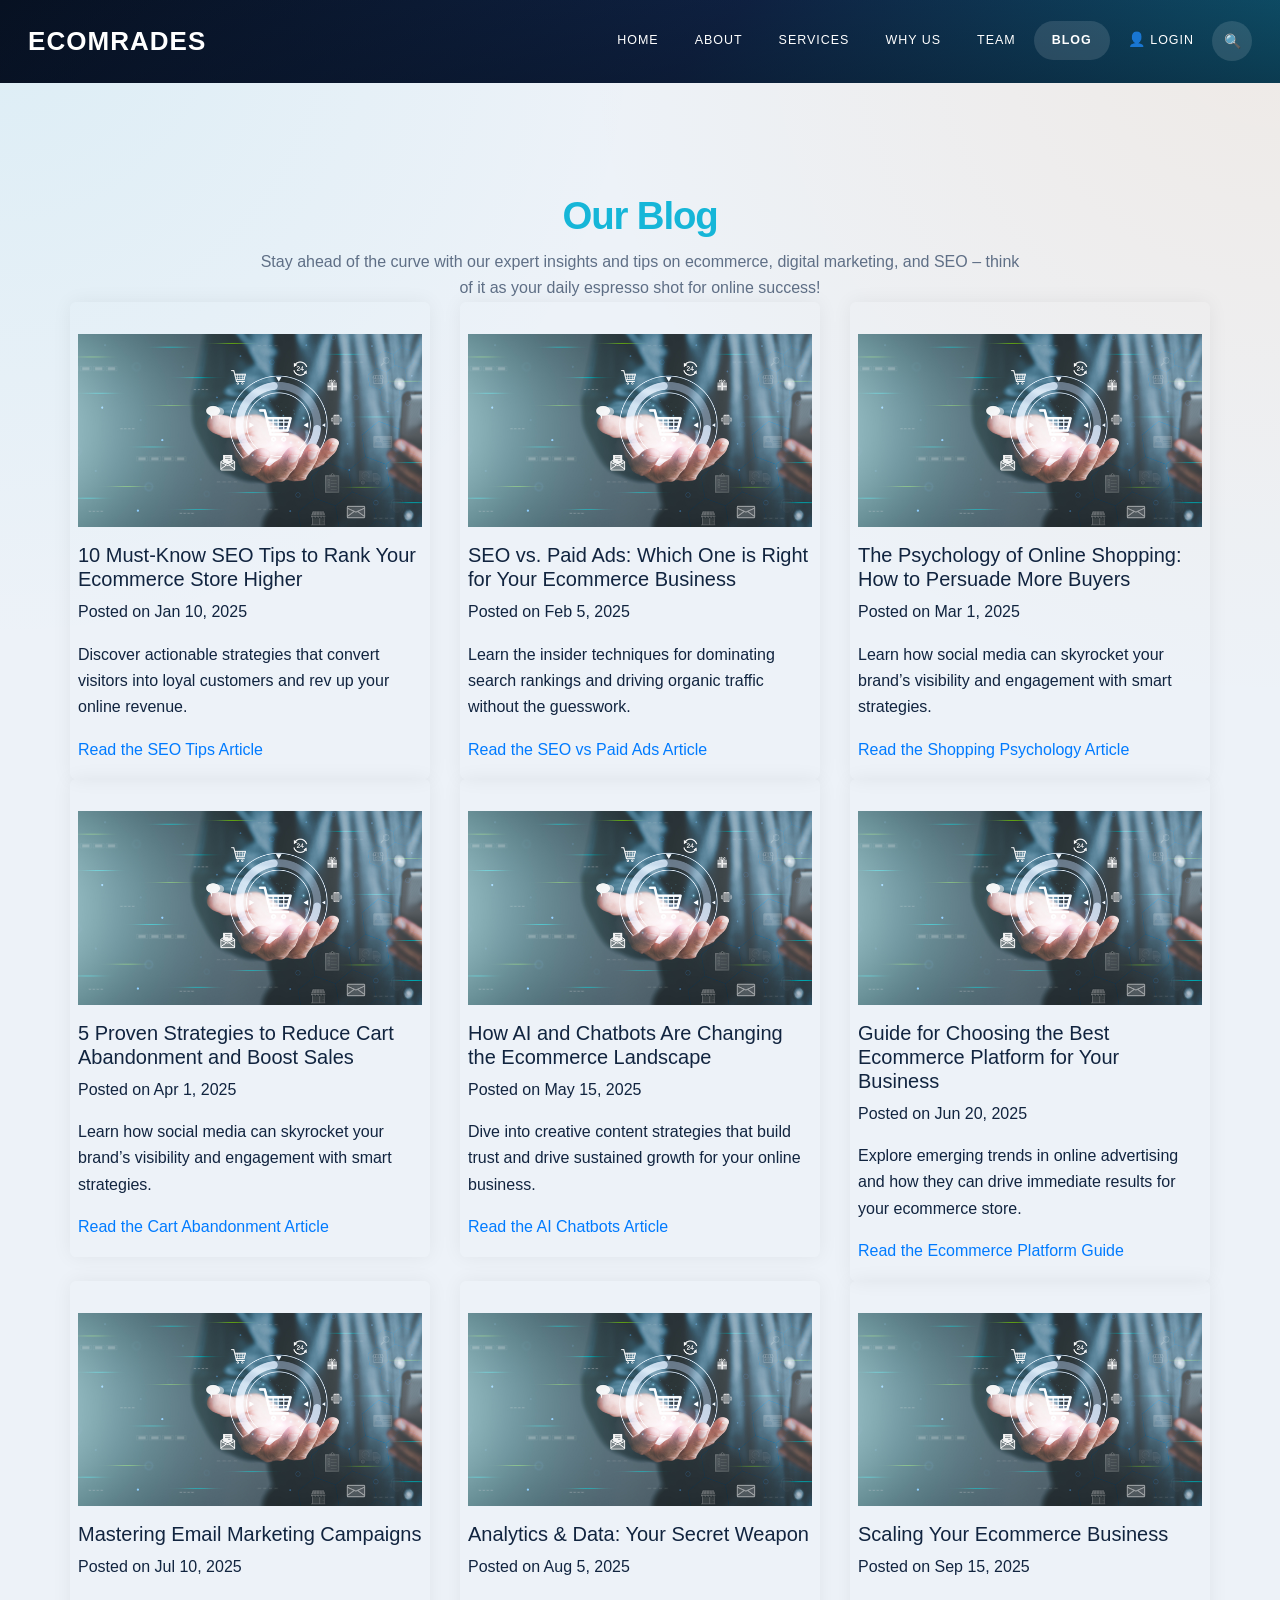
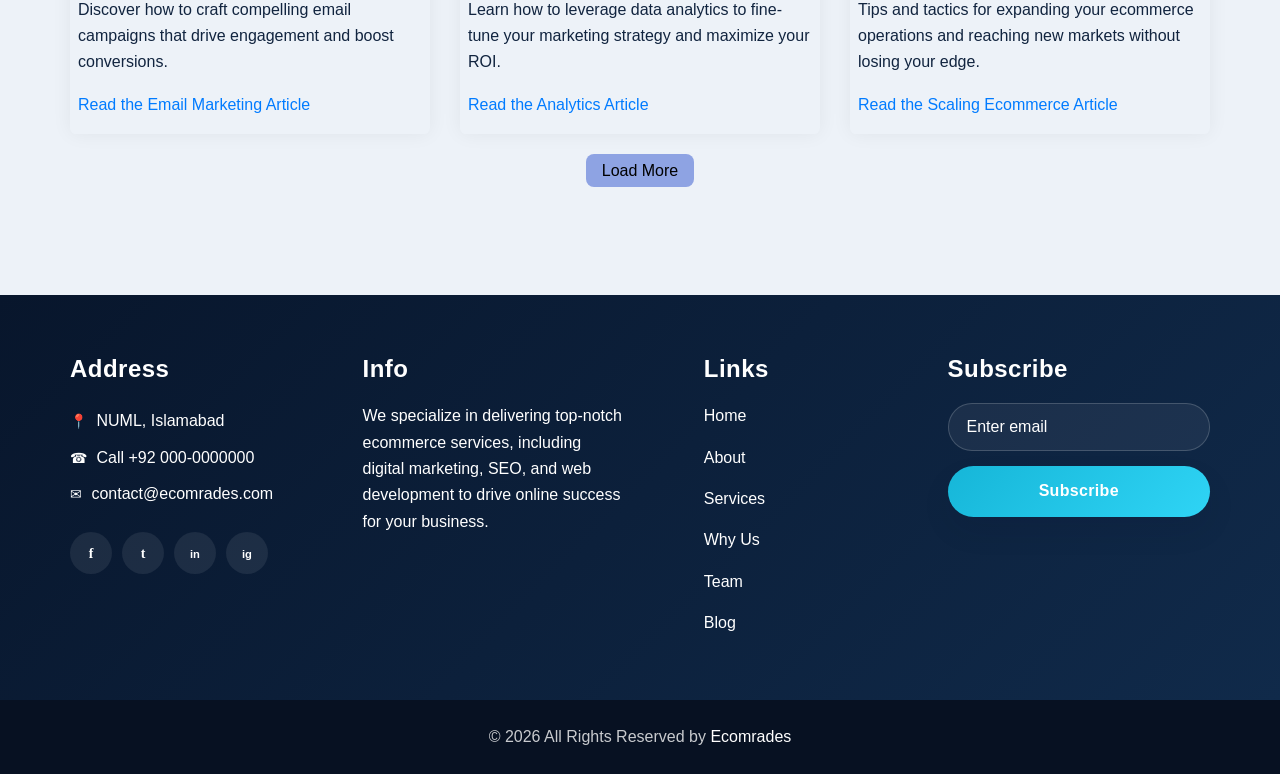
<file: blog.html>
<!DOCTYPE html>
<html lang="en">

<head>
  <!-- Basic -->
  <meta charset="utf-8" />
  <meta http-equiv="X-UA-Compatible" content="IE=edge" />
  <!-- Mobile Metas -->
  <meta name="viewport" content="width=device-width, initial-scale=1, shrink-to-fit=no" />
  <!-- SEO Meta Tags -->
  <meta name="keywords" content="Ecomrades, Blog, Ecommerce, Digital Marketing, SEO, Online Business" />
  <meta name="description" content="Read the latest insights, tips, and trends in ecommerce and digital marketing from the experts at Ecomrades. No fluff, just the facts!" />
  <meta name="author" content="Ecomrades Team" />
  <link rel="shortcut icon" href="images/favicon.png" type="">
  <link rel="preconnect" href="https://cdn.jsdelivr.net" crossorigin />
  
  <title>Ecomrades - Blog</title>

  <!-- bootstrap core css -->
  <link rel="stylesheet" type="text/css" href="css/bootstrap.css" />

  <!-- font awesome style -->
  <link href="css/font-awesome.min.css" rel="stylesheet" />

  <!-- Custom styles for this template -->
  <link href="css/style.css" rel="stylesheet" />

  <!-- responsive style -->
  <link href="css/responsive.css" rel="stylesheet" />
  <style>
    .blog-img {
        object-fit: contain;
        margin-top: 1rem;
        margin-bottom: 1rem;
        max-width: 100%;
    }

    .box {
        position: relative;
        box-shadow: 0px 0px 20px 0px rgb(10,10,10,0.06);
        transition: all ease .1s;
        border-radius: 0.4rem;
        padding-inline: 0.5rem;
        padding-top: 1rem;
        padding-bottom: 1rem;
    }

    .box:hover {
        transform: scale(1.02);
        box-shadow:  0px 20px 0px rgb(10,10,10,0.0);
    }
    .btn-box > a {
      background-color: rgba(0, 46, 196, 0.404);
      border-radius: .5rem;
      color: black;
      padding-inline: 1rem;
      padding-top: .5rem;
      padding-bottom: .5rem;
    }
</style>
</head>

<body class="sub_page">
  <div class="hero_area">
    <div class="hero_bg_box">
      <div class="bg_img_box">
        <img src="images/hero-bg.png" alt="Hero Background">
      </div>
    </div>

    <!-- header section starts -->
    <header class="header_section">
      <div class="container-fluid">
        <nav class="navbar navbar-expand-lg custom_nav-container">
          <a class="navbar-brand" href="index.html">
            <span>Ecomrades</span>
          </a>
          <button class="navbar-toggler" type="button" data-toggle="collapse" data-target="#navbarSupportedContent"
            aria-controls="navbarSupportedContent" aria-expanded="false" aria-label="Toggle navigation">
            <span class=""> </span>
          </button>
          <div class="collapse navbar-collapse" id="navbarSupportedContent">
            <ul class="navbar-nav">
              <li class="nav-item">
                <a class="nav-link" href="index.html">Home </a>
              </li>
              <li class="nav-item">
                <a class="nav-link" href="about.html">About</a>
              </li>
              <li class="nav-item">
                <a class="nav-link" href="service.html">Services</a>
              </li>
              <li class="nav-item">
                <a class="nav-link" href="why.html">Why Us</a>
              </li>
              <li class="nav-item">
                <a class="nav-link" href="team.html">Team</a>
              </li>
              <li class="nav-item active">
                <a class="nav-link" href="blog.html">Blog <span class="sr-only">(current)</span></a>
              </li>
              <li class="nav-item">
                <a class="nav-link" href="#"> <i class="fa fa-user" aria-hidden="true"></i> Login</a>
              </li>
              <li class="nav-item nav-item-search">
                <form class="form-inline">
                  <button class="btn my-2 my-sm-0 nav_search-btn" type="button" aria-label="Search">
                    <i class="fa fa-search" aria-hidden="true"></i>
                  </button>
                </form>
              </li>
            </ul>
          </div>
        </nav>
      </div>
    </header>
    <!-- end header section -->
  </div>

  <!-- blog section -->
  <section class="blog_section layout_padding">
    <div class="container">
      <div class="heading_container heading_center">
        <h2>Our <span>Blog</span></h2>
        <p>
          Stay ahead of the curve with our expert insights and tips on ecommerce, digital marketing, and SEO – think of it as your daily espresso shot for online success!
        </p>
      </div>
      <!-- Row 1 -->
<div class="row">
    <!-- Blog Post 1 -->
    <div class="col-md-4">
      <div class="box">
        <div class="img-box">
          <img class="blog-img" src="images/ecommerce-blog1.jpg" alt="SEO Tips to Boost Your Ecommerce Sales">
        </div>
        <div class="detail-box">
          <h5>10 Must-Know SEO Tips to Rank Your Ecommerce Store Higher</h5>
          <p class="post-meta">Posted on Jan 10, 2025</p>
          <p>
            Discover actionable strategies that convert visitors into loyal customers and rev up your online revenue.
          </p>
          <a href="#">Read the SEO Tips Article</a>
        </div>
      </div>
    </div>
    <!-- Blog Post 2 -->
    <div class="col-md-4">
      <div class="box">
        <div class="img-box">
          <img class="blog-img" src="images/ecommerce-blog1.jpg" alt="SEO vs. Paid Ads: Which One is Right for Your Ecommerce Business">
        </div>
        <div class="detail-box">
          <h5>SEO vs. Paid Ads: Which One is Right for Your Ecommerce Business</h5>
          <p class="post-meta">Posted on Feb 5, 2025</p>
          <p>
            Learn the insider techniques for dominating search rankings and driving organic traffic without the guesswork.
          </p>
          <a href="#">Read the SEO vs Paid Ads Article</a>
        </div>
      </div>
    </div>
    <!-- Blog Post 3 -->
    <div class="col-md-4">
      <div class="box">
        <div class="img-box">
          <img class="blog-img" src="images/ecommerce-blog1.jpg" alt="Digital Marketing Trends in 2025">
        </div>
        <div class="detail-box">
          <h5>The Psychology of Online Shopping: How to Persuade More Buyers</h5>
          <p class="post-meta">Posted on Mar 1, 2025</p>
          <p>
            Learn how social media can skyrocket your brand’s visibility and engagement with smart strategies.
          </p>
          <a href="#">Read the Shopping Psychology Article</a>
        </div>
      </div>
    </div>
  </div>
  
  <!-- Row 2 -->
  <div class="row">
    <!-- Blog Post 4 -->
    <div class="col-md-4">
      <div class="box">
        <div class="img-box">
          <img class="blog-img" src="images/ecommerce-blog1.jpg" alt="Reduce Cart Abandonment and Boost Sales">
        </div>
        <div class="detail-box">
          <h5>5 Proven Strategies to Reduce Cart Abandonment and Boost Sales</h5>
          <p class="post-meta">Posted on Apr 1, 2025</p>
          <p>
            Learn how social media can skyrocket your brand’s visibility and engagement with smart strategies.
          </p>
          <a href="#">Read the Cart Abandonment Article</a>
        </div>
      </div>
    </div>
    <!-- Blog Post 5 -->
    <div class="col-md-4">
      <div class="box">
        <div class="img-box">
          <img class="blog-img" src="images/ecommerce-blog1.jpg" alt="AI Chatbots">
        </div>
        <div class="detail-box">
          <h5>How AI and Chatbots Are Changing the Ecommerce Landscape</h5>
          <p class="post-meta">Posted on May 15, 2025</p>
          <p>
            Dive into creative content strategies that build trust and drive sustained growth for your online business.
          </p>
          <a href="#">Read the AI Chatbots Article</a>
        </div>
      </div>
    </div>
    <!-- Blog Post 6 -->
    <div class="col-md-4">
      <div class="box">
        <div class="img-box">
          <img class="blog-img" src="images/ecommerce-blog1.jpg" alt="Ecommerce Platforms">
        </div>
        <div class="detail-box">
          <h5>Guide for Choosing the Best Ecommerce Platform for Your Business</h5>
          <p class="post-meta">Posted on Jun 20, 2025</p>
          <p>
            Explore emerging trends in online advertising and how they can drive immediate results for your ecommerce store.
          </p>
          <a href="#">Read the Ecommerce Platform Guide</a>
        </div>
      </div>
    </div>
  </div>
  
  <!-- Row 3 -->
  <div class="row">
    <!-- Blog Post 7 -->
    <div class="col-md-4">
      <div class="box">
        <div class="img-box">
          <img class="blog-img" src="images/ecommerce-blog1.jpg" alt="Mastering Email Marketing Campaigns">
        </div>
        <div class="detail-box">
          <h5>Mastering Email Marketing Campaigns</h5>
          <p class="post-meta">Posted on Jul 10, 2025</p>
          <p>
            Discover how to craft compelling email campaigns that drive engagement and boost conversions.
          </p>
          <a href="#">Read the Email Marketing Article</a>
        </div>
      </div>
    </div>
    <!-- Blog Post 8 -->
    <div class="col-md-4">
      <div class="box">
        <div class="img-box">
          <img class="blog-img" src="images/ecommerce-blog1.jpg" alt="Analytics & Data: Your Secret Weapon">
        </div>
        <div class="detail-box">
          <h5>Analytics & Data: Your Secret Weapon</h5>
          <p class="post-meta">Posted on Aug 5, 2025</p>
          <p>
            Learn how to leverage data analytics to fine-tune your marketing strategy and maximize your ROI.
          </p>
          <a href="#">Read the Analytics Article</a>
        </div>
      </div>
    </div>
    <!-- Blog Post 9 -->
    <div class="col-md-4">
      <div class="box">
        <div class="img-box">
          <img class="blog-img" src="images/ecommerce-blog1.jpg" alt="Scaling Your Ecommerce Business">
        </div>
        <div class="detail-box">
          <h5>Scaling Your Ecommerce Business</h5>
          <p class="post-meta">Posted on Sep 15, 2025</p>
          <p>
            Tips and tactics for expanding your ecommerce operations and reaching new markets without losing your edge.
          </p>
          <a href="#">Read the Scaling Ecommerce Article</a>
        </div>
      </div>
    </div>
  </div>
  
      <!-- Pagination or Load More -->
      <div class="btn-box text-center mt-4">
        <a href="#">Load More</a>
      </div>
    </div>
  </section>
  <!-- end blog section -->

  <!-- info section -->
  <section class="info_section layout_padding2">
    <div class="container">
      <div class="row">
        <div class="col-md-6 col-lg-3 info_col">
          <div class="info_contact">
            <h4>Address</h4>
            <div class="contact_link_box">
              <a href="#">
                <i class="fa fa-map-marker" aria-hidden="true"></i>
                <span>NUML, Islamabad</span>
              </a>
              <a href="#">
                <i class="fa fa-phone" aria-hidden="true"></i>
                <span>Call +92 000-0000000</span>
              </a>
              <a href="#">
                <i class="fa fa-envelope" aria-hidden="true"></i>
                <span>contact@ecomrades.com</span>
              </a>
            </div>
          </div>
          <div class="info_social">
            <a href="#" aria-label="Ecomrades on Facebook"><i class="fa fa-facebook" aria-hidden="true"></i></a>
            <a href="#" aria-label="Ecomrades on Twitter"><i class="fa fa-twitter" aria-hidden="true"></i></a>
            <a href="#" aria-label="Ecomrades on LinkedIn"><i class="fa fa-linkedin" aria-hidden="true"></i></a>
            <a href="#" aria-label="Ecomrades on Instagram"><i class="fa fa-instagram" aria-hidden="true"></i></a>
          </div>
        </div>
        <div class="col-md-6 col-lg-3 info_col">
          <div class="info_detail">
            <h4>Info</h4>
            <p>
              We specialize in delivering top-notch ecommerce services, including digital marketing, SEO, and web development to drive online success for your business.
            </p>
          </div>
        </div>
        <div class="col-md-6 col-lg-2 mx-auto info_col">
          <div class="info_link_box">
            <h4>Links</h4>
            <div class="info_links">
              <a class="active" href="index.html">Home</a>
              <a href="about.html">About</a>
              <a href="service.html">Services</a>
              <a href="why.html">Why Us</a>
              <a href="team.html">Team</a>
              <a href="blog.html">Blog</a>
            </div>
          </div>
        </div>
        <div class="col-md-6 col-lg-3 info_col">
          <h4>Subscribe</h4>
          <form action="#">
            <input type="text" placeholder="Enter email" />
            <button type="submit">Subscribe</button>
          </form>
        </div>
      </div>
    </div>
  </section>
  <!-- end info section -->

  <!-- footer section -->
  <section class="footer_section">
    <div class="container">
      <p>&copy; <span id="displayYear"></span> All Rights Reserved by <a href="#">Ecomrades</a></p>
    </div>
  </section>
  <!-- end footer section -->

  <!-- jQuery -->
  <script type="text/javascript" src="js/jquery-3.4.1.min.js" defer></script>
  <!-- popper js -->
  <script src="https://cdn.jsdelivr.net/npm/popper.js@1.16.0/dist/umd/popper.min.js" 
    integrity="sha384-Q6E9RHvbIyZFJoft+2mJbHaEWldlvI9IOYy5n3zV9zzTtmI3UksdQRVvoxMfooAo" crossorigin="anonymous" defer></script>
  <!-- bootstrap js -->
  <script type="text/javascript" src="js/bootstrap.js" defer></script>
  <!-- custom js -->
  <script type="text/javascript" src="js/custom.js" defer></script>
</body>
</html>
</file>
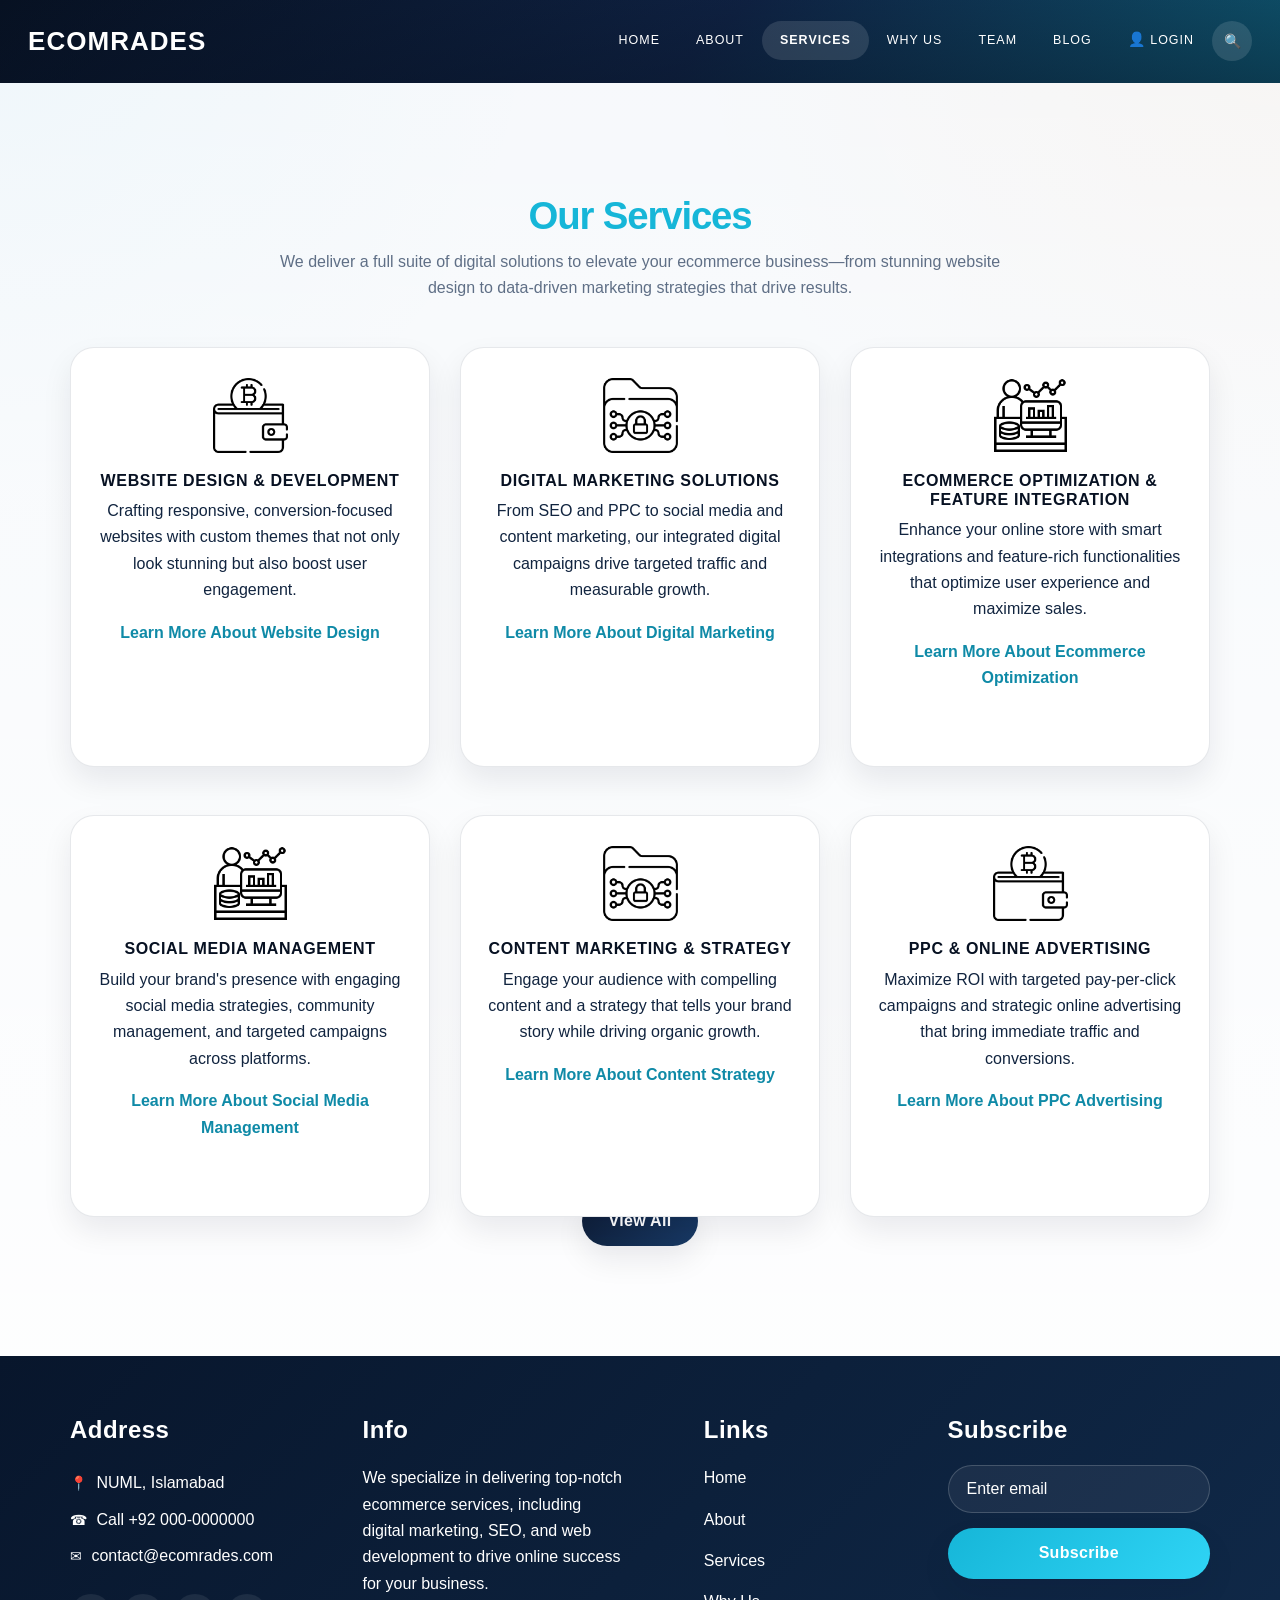
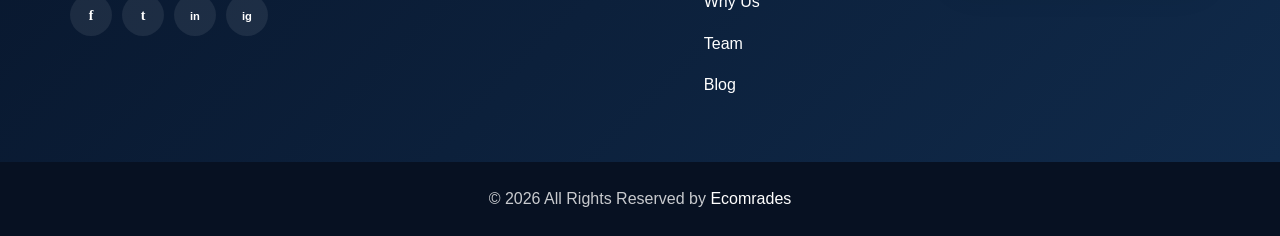
<file: service.html>
<!DOCTYPE html>
<html lang="en">

<head>
  <!-- Basic -->
  <meta charset="utf-8" />
  <meta http-equiv="X-UA-Compatible" content="IE=edge" />
  <!-- Mobile Metas -->
  <meta name="viewport" content="width=device-width, initial-scale=1, shrink-to-fit=no" />
  <!-- SEO Meta Tags -->
  <meta name="keywords" content="Ecomrades, Website Design, Digital Marketing, SEO, PPC, Social Media, Ecommerce, Online Business, Content Marketing" />
  <meta name="description" content="Ecomrades offers a comprehensive suite of digital marketing services including website design, digital campaigns, ecommerce optimization and more to drive your online success." />
  <meta name="author" content="Ecomrades Team" />
  <link rel="shortcut icon" href="images/favicon.png" type="">
  <link rel="preconnect" href="https://cdn.jsdelivr.net" crossorigin />

  <title>Ecomrades - Our Services</title>

  <!-- bootstrap core css -->
  <link rel="stylesheet" type="text/css" href="css/bootstrap.css" />

  <!-- font awesome style -->
  <link href="css/font-awesome.min.css" rel="stylesheet" />

  <!-- Custom styles for this template -->
  <link href="css/style.css" rel="stylesheet" />
  <!-- responsive style -->
  <link href="css/responsive.css" rel="stylesheet" />

</head>

<body class="sub_page">
  <div class="hero_area">
    <div class="hero_bg_box">
      <div class="bg_img_box">
        <img src="images/hero-bg.png" alt="Ecomrades Hero Background">
      </div>
    </div>

    <!-- header section starts -->
    <header class="header_section">
      <div class="container-fluid">
        <nav class="navbar navbar-expand-lg custom_nav-container">
          <a class="navbar-brand" href="index.html">
            <span>Ecomrades</span>
          </a>
          <button class="navbar-toggler" type="button" data-toggle="collapse" data-target="#navbarSupportedContent"
            aria-controls="navbarSupportedContent" aria-expanded="false" aria-label="Toggle navigation">
            <span class=""> </span>
          </button>
          <div class="collapse navbar-collapse" id="navbarSupportedContent">
            <ul class="navbar-nav">
              <li class="nav-item">
                <a class="nav-link" href="index.html">Home </a>
              </li>
              <li class="nav-item">
                <a class="nav-link" href="about.html">About</a>
              </li>
              <li class="nav-item active">
                <a class="nav-link" href="service.html">Services <span class="sr-only">(current)</span></a>
              </li>
              <li class="nav-item">
                <a class="nav-link" href="why.html">Why Us</a>
              </li>
              <li class="nav-item">
                <a class="nav-link" href="team.html">Team</a>
              </li>
              <li class="nav-item">
                <a class="nav-link" href="blog.html">Blog</a>
              </li>
              <li class="nav-item">
                <a class="nav-link" href="#"> <i class="fa fa-user" aria-hidden="true"></i> Login</a>
              </li>
              <li class="nav-item nav-item-search">
                <form class="form-inline">
                  <button class="btn my-2 my-sm-0 nav_search-btn" type="button" aria-label="Search">
                    <i class="fa fa-search" aria-hidden="true"></i>
                  </button>
                </form>
              </li>
            </ul>
          </div>
        </nav>
      </div>
    </header>
    <!-- end header section -->
  </div>

  <!-- service section -->
  <section class="service_section layout_padding">
    <div class="service_container">
      <div class="container">
        <div class="heading_container heading_center">
          <h2>
            Our <span>Services</span>
          </h2>
          <p>
            We deliver a full suite of digital solutions to elevate your ecommerce business—from stunning website design to data-driven marketing strategies that drive results.
          </p>
        </div>
        <div class="row">
          <!-- Service 1: Website Design & Development -->
          <div class="col-md-4">
            <div class="box">
              <div class="img-box">
                <img src="images/s1.png" alt="Website Design & Development">
              </div>
              <div class="detail-box">
                <h5>
                  Website Design & Development
                </h5>
                <p>
                  Crafting responsive, conversion-focused websites with custom themes that not only look stunning but also boost user engagement.
                </p>
                <a href="">
                  Learn More About Website Design
                </a>
              </div>
            </div>
          </div>
          <!-- Service 2: Digital Marketing Solutions -->
          <div class="col-md-4">
            <div class="box">
              <div class="img-box">
                <img src="images/s2.png" alt="Digital Marketing Solutions">
              </div>
              <div class="detail-box">
                <h5>
                  Digital Marketing Solutions
                </h5>
                <p>
                  From SEO and PPC to social media and content marketing, our integrated digital campaigns drive targeted traffic and measurable growth.
                </p>
                <a href="">
                  Learn More About Digital Marketing
                </a>
              </div>
            </div>
          </div>
          <!-- Service 3: Ecommerce Optimization & Feature Integration -->
          <div class="col-md-4">
            <div class="box">
              <div class="img-box">
                <img src="images/s3.png" alt="Ecommerce Optimization">
              </div>
              <div class="detail-box">
                <h5>
                  Ecommerce Optimization & Feature Integration
                </h5>
                <p>
                  Enhance your online store with smart integrations and feature-rich functionalities that optimize user experience and maximize sales.
                </p>
                <a href="">
                  Learn More About Ecommerce Optimization
                </a>
              </div>
            </div>
          </div>
        </div>
        <!-- Additional Services -->
        <div class="row mt-5">
          <!-- Service 4: Social Media Management -->
          <div class="col-md-4">
            <div class="box">
              <div class="img-box">
                <img src="images/s3.png" alt="Social Media Management">
              </div>
              <div class="detail-box">
                <h5>
                  Social Media Management
                </h5>
                <p>
                  Build your brand's presence with engaging social media strategies, community management, and targeted campaigns across platforms.
                </p>
                <a href="">
                  Learn More About Social Media Management
                </a>
              </div>
            </div>
          </div>
          <!-- Service 5: Content Marketing & Strategy -->
          <div class="col-md-4">
            <div class="box">
              <div class="img-box">
                <img src="images/s2.png" alt="Content Marketing & Strategy">
              </div>
              <div class="detail-box">
                <h5>
                  Content Marketing & Strategy
                </h5>
                <p>
                  Engage your audience with compelling content and a strategy that tells your brand story while driving organic growth.
                </p>
                <a href="">
                  Learn More About Content Strategy
                </a>
              </div>
            </div>
          </div>
          <!-- Service 6: PPC & Online Advertising -->
          <div class="col-md-4">
            <div class="box">
              <div class="img-box">
                <img src="images/s1.png" alt="PPC & Online Advertising">
              </div>
              <div class="detail-box">
                <h5>
                  PPC & Online Advertising
                </h5>
                <p>
                  Maximize ROI with targeted pay-per-click campaigns and strategic online advertising that bring immediate traffic and conversions.
                </p>
                <a href="">
                  Learn More About PPC Advertising
                </a>
              </div>
            </div>
          </div>
        </div>
        <div class="btn-box mt-4">
          <a href="">
            View All
          </a>
        </div>
      </div>
    </div>
  </section>
  <!-- end service section -->

  <!-- info section -->
  <section class="info_section layout_padding2">
    <div class="container">
      <div class="row">
        <div class="col-md-6 col-lg-3 info_col">
          <div class="info_contact">
            <h4>Address</h4>
            <div class="contact_link_box">
              <a href="#">
                <i class="fa fa-map-marker" aria-hidden="true"></i>
                <span>NUML, Islamabad</span>
              </a>
              <a href="#">
                <i class="fa fa-phone" aria-hidden="true"></i>
                <span>Call +92 000-0000000</span>
              </a>
              <a href="#">
                <i class="fa fa-envelope" aria-hidden="true"></i>
                <span>contact@ecomrades.com</span>
              </a>
            </div>
          </div>
          <div class="info_social">
            <a href="#" aria-label="Ecomrades on Facebook"><i class="fa fa-facebook" aria-hidden="true"></i></a>
            <a href="#" aria-label="Ecomrades on Twitter"><i class="fa fa-twitter" aria-hidden="true"></i></a>
            <a href="#" aria-label="Ecomrades on LinkedIn"><i class="fa fa-linkedin" aria-hidden="true"></i></a>
            <a href="#" aria-label="Ecomrades on Instagram"><i class="fa fa-instagram" aria-hidden="true"></i></a>
          </div>
        </div>
        <div class="col-md-6 col-lg-3 info_col">
          <div class="info_detail">
            <h4>Info</h4>
            <p>
              We specialize in delivering top-notch ecommerce services, including digital marketing, SEO, and web development to drive online success for your business.
            </p>
          </div>
        </div>
        <div class="col-md-6 col-lg-2 mx-auto info_col">
          <div class="info_link_box">
            <h4>Links</h4>
            <div class="info_links">
              <a class="active" href="index.html">Home</a>
              <a href="about.html">About</a>
              <a href="service.html">Services</a>
              <a href="why.html">Why Us</a>
              <a href="team.html">Team</a>
              <a href="blog.html">Blog</a>
            </div>
          </div>
        </div>
        <div class="col-md-6 col-lg-3 info_col">
          <h4>Subscribe</h4>
          <form action="#">
            <input type="text" placeholder="Enter email" />
            <button type="submit">Subscribe</button>
          </form>
        </div>
      </div>
    </div>
  </section>
  <!-- end info section -->

  <!-- footer section -->
  <section class="footer_section">
    <div class="container">
      <p>
        &copy; <span id="displayYear"></span> All Rights Reserved by
        <a href="#">Ecomrades</a>
      </p>
    </div>
  </section>
  <!-- end footer section -->

  <!-- jQuery -->
  <script type="text/javascript" src="js/jquery-3.4.1.min.js" defer></script>
  <!-- popper js -->
  <script src="https://cdn.jsdelivr.net/npm/popper.js@1.16.0/dist/umd/popper.min.js" 
    integrity="sha384-Q6E9RHvbIyZFJoft+2mJbHaEWldlvI9IOYy5n3zV9zzTtmI3UksdQRVvoxMfooAo" crossorigin="anonymous" defer></script>
  <!-- bootstrap js -->
  <script type="text/javascript" src="js/bootstrap.js" defer></script>
  <!-- custom js -->
  <script type="text/javascript" src="js/custom.js" defer></script>

</body>

</html>
</file>
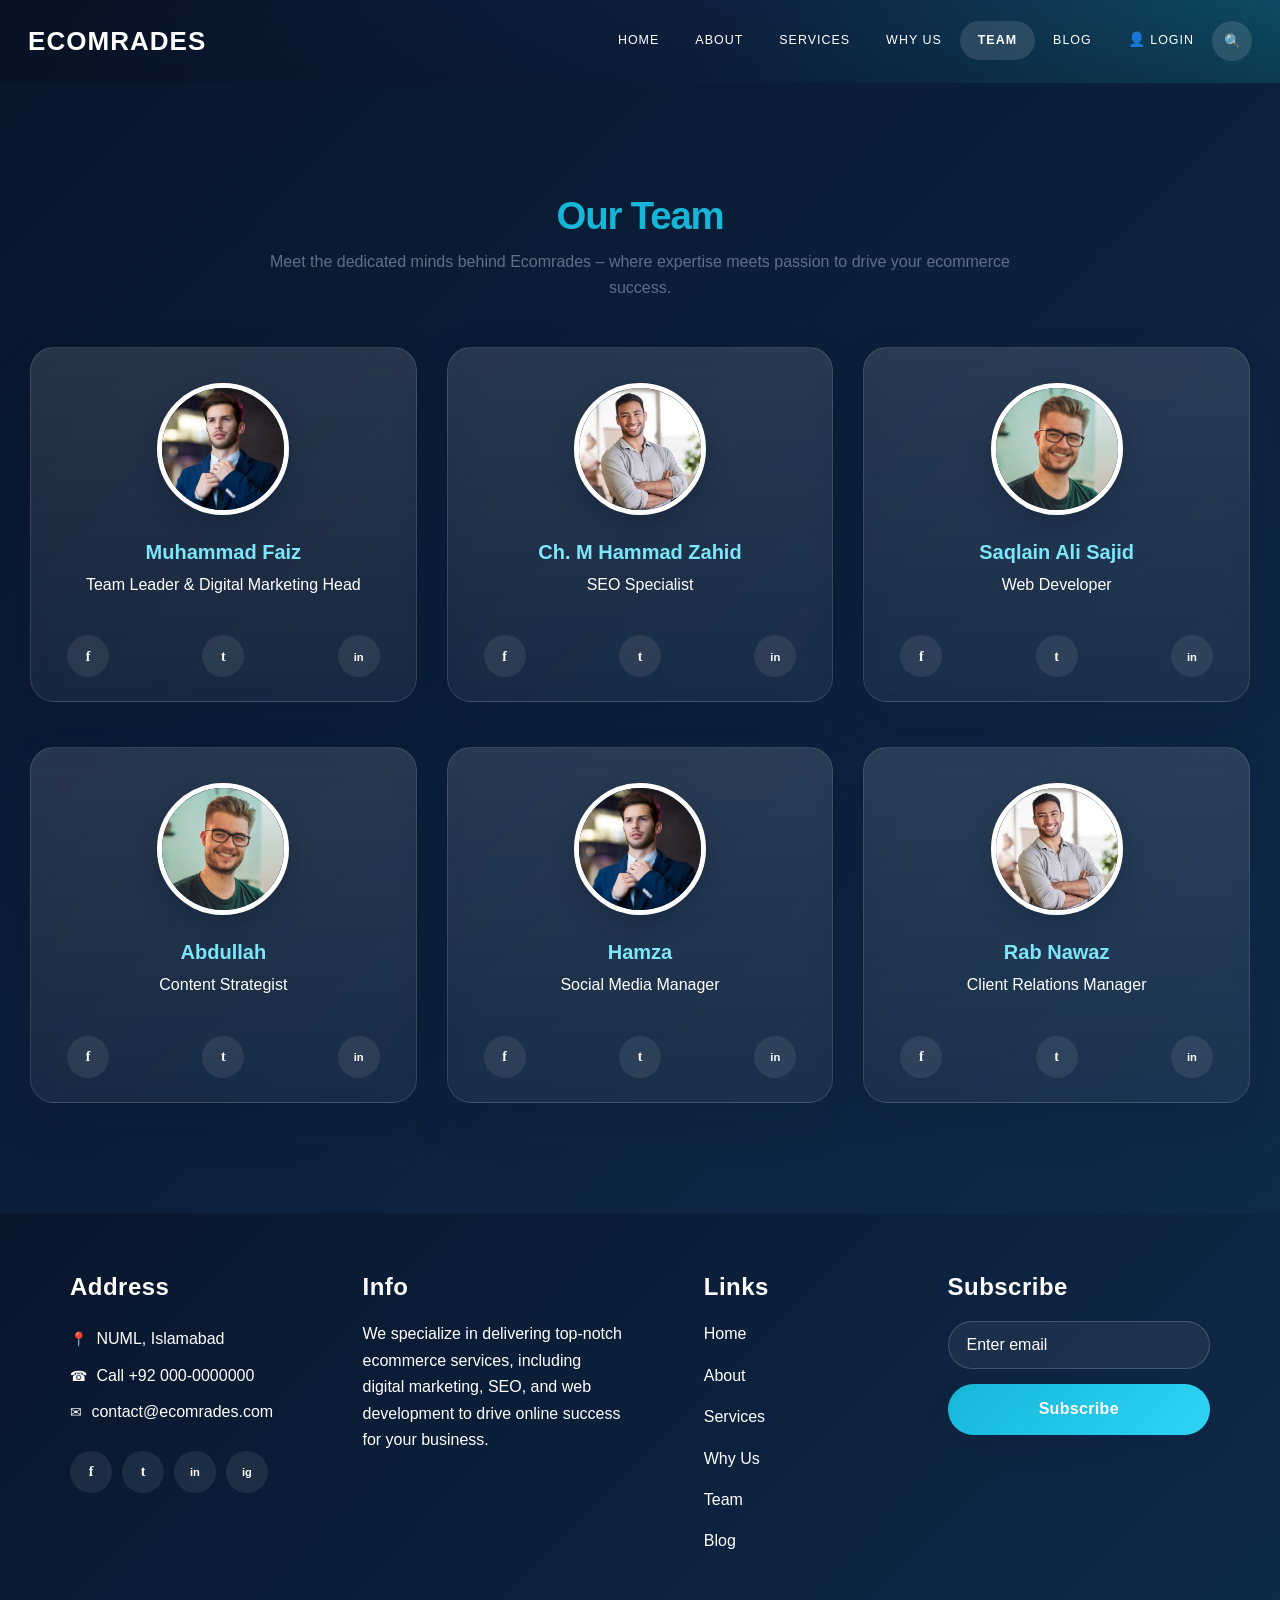
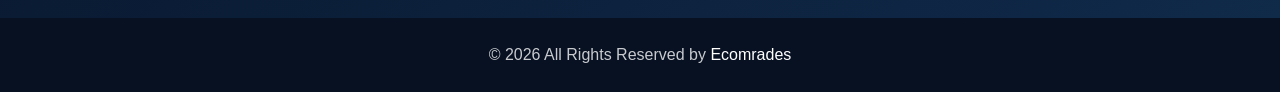
<file: team.html>
<!DOCTYPE html>
<html lang="en">

<head>
  <!-- Basic -->
  <meta charset="utf-8" />
  <meta http-equiv="X-UA-Compatible" content="IE=edge" />
  <!-- Mobile Metas -->
  <meta name="viewport" content="width=device-width, initial-scale=1, shrink-to-fit=no" />
  <!-- SEO Meta Tags -->
  <meta name="keywords" content="Ecomrades, Team, Ecommerce, Digital Marketing, SEO, Web Development" />
  <meta name="description" content="Meet the passionate team behind Ecomrades. Our experts in digital marketing, SEO, web development, and more are dedicated to your ecommerce success." />
  <meta name="author" content="Ecomrades Team" />
  <link rel="shortcut icon" href="images/favicon.png" type="">
  <link rel="preconnect" href="https://cdn.jsdelivr.net" crossorigin />
  <title>Ecomrades - Our Team</title>
  
  <!-- bootstrap core css -->
  <link rel="stylesheet" type="text/css" href="css/bootstrap.css" />
  <!-- font awesome style -->
  <link href="css/font-awesome.min.css" rel="stylesheet" />
  <!-- Custom styles for this template -->
  <link href="css/style.css" rel="stylesheet" />
  <!-- responsive style -->
  <link href="css/responsive.css" rel="stylesheet" />
</head>

<body class="sub_page">
  <div class="hero_area">
    <div class="hero_bg_box">
      <div class="bg_img_box">
        <img src="images/hero-bg.png" alt="Hero Background">
      </div>
    </div>
    <!-- header section starts -->
    <header class="header_section">
      <div class="container-fluid">
        <nav class="navbar navbar-expand-lg custom_nav-container">
          <a class="navbar-brand" href="index.html">
            <span>Ecomrades</span>
          </a>
          <button class="navbar-toggler" type="button" data-toggle="collapse" data-target="#navbarSupportedContent"
            aria-controls="navbarSupportedContent" aria-expanded="false" aria-label="Toggle navigation">
            <span class=""> </span>
          </button>
          <div class="collapse navbar-collapse" id="navbarSupportedContent">
            <ul class="navbar-nav">
              <li class="nav-item">
                <a class="nav-link" href="index.html">Home</a>
              </li>
              <li class="nav-item">
                <a class="nav-link" href="about.html">About</a>
              </li>
              <li class="nav-item">
                <a class="nav-link" href="service.html">Services</a>
              </li>
              <li class="nav-item">
                <a class="nav-link" href="why.html">Why Us</a>
              </li>
              <li class="nav-item active">
                <a class="nav-link" href="team.html">Team <span class="sr-only">(current)</span></a>
              </li>
              <li class="nav-item">
                <a class="nav-link" href="blog.html">Blog</a>
              </li>
              <li class="nav-item">
                <a class="nav-link" href="#"><i class="fa fa-user" aria-hidden="true"></i> Login</a>
              </li>
              <li class="nav-item nav-item-search">
                <form class="form-inline">
                  <button class="btn my-2 my-sm-0 nav_search-btn" type="button" aria-label="Search">
                    <i class="fa fa-search" aria-hidden="true"></i>
                  </button>
                </form>
              </li>
            </ul>
          </div>
        </nav>
      </div>
    </header>
    <!-- end header section -->
  </div>

  <!-- team section -->
  <section class="team_section layout_padding">
    <div class="container-fluid">
      <div class="heading_container heading_center">
        <h2>Our <span>Team</span></h2>
        <p>Meet the dedicated minds behind Ecomrades – where expertise meets passion to drive your ecommerce success.</p>
      </div>
      <div class="team_container">
        <div class="row">
          <!-- Team Member 1: Muhammad Faiz -->
          <div class="col-lg-4 col-sm-6">
            <div class="box">
              <div class="img-box">
                <img src="images/team-1.jpg" alt="Muhammad Faiz">
              </div>
              <div class="detail-box">
                <h5>Muhammad Faiz</h5>
                <p>Team Leader & Digital Marketing Head</p>
              </div>
              <div class="social_box">
                <a href="#" title="Muhammad Faiz on Facebook"><i class="fa fa-facebook" aria-hidden="true"></i></a>
                <a href="#" title="Muhammad Faiz on Twitter"><i class="fa fa-twitter" aria-hidden="true"></i></a>
                <a href="#" title="Muhammad Faiz on LinkedIn"><i class="fa fa-linkedin" aria-hidden="true"></i></a>
              </div>
            </div>
          </div>
          <!-- Team Member 2: Ch. M Hammad Zahid -->
          <div class="col-lg-4 col-sm-6">
            <div class="box">
              <div class="img-box">
                <img src="images/malePic.jpg" alt="Ch. M Hammad Zahid">
              </div>
              <div class="detail-box">
                <h5>Ch. M Hammad Zahid</h5>
                <p>SEO Specialist</p>
              </div>
              <div class="social_box">
                <a href="#" title="Ch. M Hammad Zahid on Facebook"><i class="fa fa-facebook" aria-hidden="true"></i></a>
                <a href="#" title="Ch. M Hammad Zahid on Twitter"><i class="fa fa-twitter" aria-hidden="true"></i></a>
                <a href="#" title="Ch. M Hammad Zahid on LinkedIn"><i class="fa fa-linkedin" aria-hidden="true"></i></a>
              </div>
            </div>
          </div>
          <!-- Team Member 3: Saqlain Ali Sajid -->
          <div class="col-lg-4 col-sm-6">
            <div class="box">
              <div class="img-box">
                <img src="images/team-3.jpg" alt="Saqlain Ali Sajid">
              </div>
              <div class="detail-box">
                <h5>Saqlain Ali Sajid</h5>
                <p>Web Developer</p>
              </div>
              <div class="social_box">
                <a href="#" title="Saqlain Ali Sajid on Facebook"><i class="fa fa-facebook" aria-hidden="true"></i></a>
                <a href="#" title="Saqlain Ali Sajid on Twitter"><i class="fa fa-twitter" aria-hidden="true"></i></a>
                <a href="#" title="Saqlain Ali Sajid on LinkedIn"><i class="fa fa-linkedin" aria-hidden="true"></i></a>
              </div>
            </div>
          </div>
          <!-- Team Member 4: Abdullah -->
          <div class="col-lg-4 col-sm-6">
            <div class="box">
              <div class="img-box">
                <img src="images/team-3.jpg" alt="Abdullah">
              </div>
              <div class="detail-box">
                <h5>Abdullah</h5>
                <p>Content Strategist</p>
              </div>
              <div class="social_box">
                <a href="#" title="Abdullah on Facebook"><i class="fa fa-facebook" aria-hidden="true"></i></a>
                <a href="#" title="Abdullah on Twitter"><i class="fa fa-twitter" aria-hidden="true"></i></a>
                <a href="#" title="Abdullah on LinkedIn"><i class="fa fa-linkedin" aria-hidden="true"></i></a>
              </div>
            </div>
          </div>
          <!-- Team Member 5: Hamza -->
          <div class="col-lg-4 col-sm-6">
            <div class="box">
              <div class="img-box">
                <!-- Reusing image; ideally you’d have a distinct image -->
                <img src="images/team-1.jpg" alt="Hamza">
              </div>
              <div class="detail-box">
                <h5>Hamza</h5>
                <p>Social Media Manager</p>
              </div>
              <div class="social_box">
                <a href="#" title="Hamza on Facebook"><i class="fa fa-facebook" aria-hidden="true"></i></a>
                <a href="#" title="Hamza on Twitter"><i class="fa fa-twitter" aria-hidden="true"></i></a>
                <a href="#" title="Hamza on LinkedIn"><i class="fa fa-linkedin" aria-hidden="true"></i></a>
              </div>
            </div>
          </div>
          <!-- Team Member 6: Rab Nawaz -->
          <div class="col-lg-4 col-sm-6">
            <div class="box">
              <div class="img-box">
                <!-- Reusing image; ideally you’d have a distinct image -->
                <img src="images/malePic.jpg" alt="Rab Nawaz">
              </div>
              <div class="detail-box">
                <h5>Rab Nawaz</h5>
                <p>Client Relations Manager</p>
              </div>
              <div class="social_box">
                <a href="#" title="Rab Nawaz on Facebook"><i class="fa fa-facebook" aria-hidden="true"></i></a>
                <a href="#" title="Rab Nawaz on Twitter"><i class="fa fa-twitter" aria-hidden="true"></i></a>
                <a href="#" title="Rab Nawaz on LinkedIn"><i class="fa fa-linkedin" aria-hidden="true"></i></a>
              </div>
            </div>
          </div>
        </div>
      </div>
    </div>
  </section>

  <!-- info section -->
  <section class="info_section layout_padding2">
    <div class="container">
      <div class="row">
        <div class="col-md-6 col-lg-3 info_col">
          <div class="info_contact">
            <h4>Address</h4>
            <div class="contact_link_box">
              <a href="#">
                <i class="fa fa-map-marker" aria-hidden="true"></i>
                <span>NUML, Islamabad</span>
              </a>
              <a href="#">
                <i class="fa fa-phone" aria-hidden="true"></i>
                <span>Call +92 000-0000000</span>
              </a>
              <a href="#">
                <i class="fa fa-envelope" aria-hidden="true"></i>
                <span>contact@ecomrades.com</span>
              </a>
            </div>
          </div>
          <div class="info_social">
            <a href="#" aria-label="Ecomrades on Facebook"><i class="fa fa-facebook" aria-hidden="true"></i></a>
            <a href="#" aria-label="Ecomrades on Twitter"><i class="fa fa-twitter" aria-hidden="true"></i></a>
            <a href="#" aria-label="Ecomrades on LinkedIn"><i class="fa fa-linkedin" aria-hidden="true"></i></a>
            <a href="#" aria-label="Ecomrades on Instagram"><i class="fa fa-instagram" aria-hidden="true"></i></a>
          </div>
        </div>
        <div class="col-md-6 col-lg-3 info_col">
          <div class="info_detail">
            <h4>Info</h4>
            <p>
              We specialize in delivering top-notch ecommerce services, including digital marketing, SEO, and web development to drive online success for your business.
            </p>
          </div>
        </div>
        <div class="col-md-6 col-lg-2 mx-auto info_col">
          <div class="info_link_box">
            <h4>Links</h4>
            <div class="info_links">
              <a class="active" href="index.html">Home</a>
              <a href="about.html">About</a>
              <a href="service.html">Services</a>
              <a href="why.html">Why Us</a>
              <a href="team.html">Team</a>
              <a href="blog.html">Blog</a>
            </div>
          </div>
        </div>
        <div class="col-md-6 col-lg-3 info_col">
          <h4>Subscribe</h4>
          <form action="#">
            <input type="text" placeholder="Enter email" />
            <button type="submit">Subscribe</button>
          </form>
        </div>
      </div>
    </div>
  </section>
  <!-- footer section -->
  <section class="footer_section">
    <div class="container">
      <p>&copy; <span id="displayYear"></span> All Rights Reserved by <a href="#">Ecomrades</a></p>
    </div>
  </section>
  
  <!-- jQuery -->
  <script type="text/javascript" src="js/jquery-3.4.1.min.js" defer></script>
  <!-- popper js -->
  <script src="https://cdn.jsdelivr.net/npm/popper.js@1.16.0/dist/umd/popper.min.js" crossorigin="anonymous" defer></script>
  <!-- bootstrap js -->
  <script type="text/javascript" src="js/bootstrap.js" defer></script>
  <!-- custom js -->
  <script type="text/javascript" src="js/custom.js" defer></script>
</body>
</html>
</file>
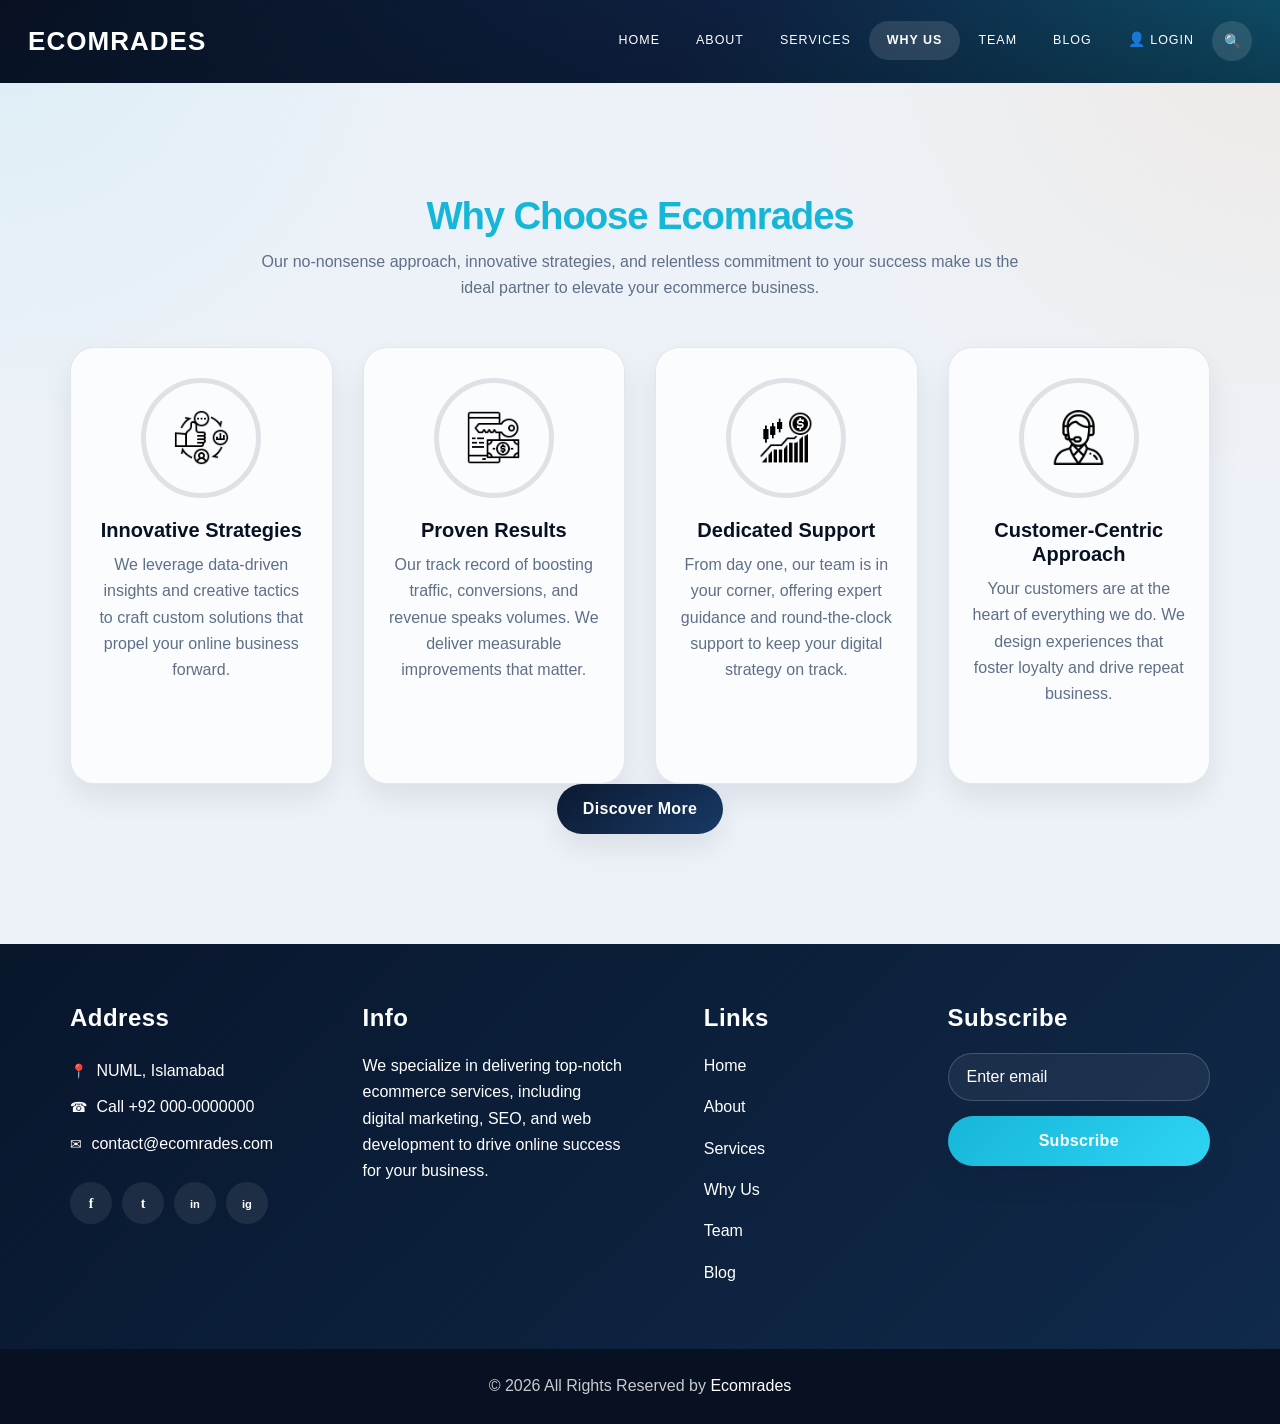
<file: why.html>
<!DOCTYPE html>
<html lang="en">

<head>
  <!-- Basic -->
  <meta charset="utf-8" />
  <meta http-equiv="X-UA-Compatible" content="IE=edge" />
  <!-- Mobile Metas -->
  <meta name="viewport" content="width=device-width, initial-scale=1, shrink-to-fit=no" />
  <!-- SEO Meta Tags -->
  <meta name="keywords" content="Ecomrades, Why Us, Ecommerce Solutions, Digital Marketing, Online Business" />
  <meta name="description" content="Discover why Ecomrades is your trusted partner for ecommerce success. Our innovative strategies, dedicated support, and proven results set us apart." />
  <meta name="author" content="Ecomrades Team" />
  <link rel="shortcut icon" href="images/favicon.png" type="">
  <link rel="preconnect" href="https://cdn.jsdelivr.net" crossorigin />
  <title>Ecomrades - Why Us</title>
  
  <!-- bootstrap core css -->
  <link rel="stylesheet" type="text/css" href="css/bootstrap.css" />
  <!-- font awesome style -->
  <link href="css/font-awesome.min.css" rel="stylesheet" />
  <!-- Custom styles for this template -->
  <link href="css/style.css" rel="stylesheet" />
  <!-- responsive style -->
  <link href="css/responsive.css" rel="stylesheet" />
</head>

<body class="sub_page">
  <div class="hero_area">
    <div class="hero_bg_box">
      <div class="bg_img_box">
        <img src="images/hero-bg.png" alt="Hero Background">
      </div>
    </div>
    <!-- header section starts -->
    <header class="header_section">
      <div class="container-fluid">
        <nav class="navbar navbar-expand-lg custom_nav-container">
          <a class="navbar-brand" href="index.html">
            <span>Ecomrades</span>
          </a>
          <button class="navbar-toggler" type="button" data-toggle="collapse" data-target="#navbarSupportedContent"
            aria-controls="navbarSupportedContent" aria-expanded="false" aria-label="Toggle navigation">
            <span class=""> </span>
          </button>
          <div class="collapse navbar-collapse" id="navbarSupportedContent">
            <ul class="navbar-nav">
              <li class="nav-item">
                <a class="nav-link" href="index.html">Home</a>
              </li>
              <li class="nav-item">
                <a class="nav-link" href="about.html">About</a>
              </li>
              <li class="nav-item">
                <a class="nav-link" href="service.html">Services</a>
              </li>
              <li class="nav-item active">
                <a class="nav-link" href="why.html">Why Us <span class="sr-only">(current)</span></a>
              </li>
              <li class="nav-item">
                <a class="nav-link" href="team.html">Team</a>
              </li>
              <li class="nav-item">
                <a class="nav-link" href="blog.html">Blog</a>
              </li>
              <li class="nav-item">
                <a class="nav-link" href="#"><i class="fa fa-user" aria-hidden="true"></i> Login</a>
              </li>
              <li class="nav-item nav-item-search">
                <form class="form-inline">
                  <button class="btn my-2 my-sm-0 nav_search-btn" type="button" aria-label="Search">
                    <i class="fa fa-search" aria-hidden="true"></i>
                  </button>
                </form>
              </li>
            </ul>
          </div>
        </nav>
      </div>
    </header>
    <!-- end header section -->
  </div>

  <!-- why section -->
  <section class="why_section layout_padding">
    <div class="container">
      <div class="heading_container heading_center">
        <h2>Why Choose <span>Ecomrades</span></h2>
        <p>
          Our no-nonsense approach, innovative strategies, and relentless commitment to your success make us the ideal partner to elevate your ecommerce business.
        </p>
      </div>
      <div class="row why_container">
        <div class="col-sm-6 col-lg-3 d-flex">
          <div class="box">
            <div class="img-box">
              <img src="images/w1.png" alt="Innovative Strategies">
            </div>
            <div class="detail-box">
              <h5>Innovative Strategies</h5>
              <p>
                We leverage data-driven insights and creative tactics to craft custom solutions that propel your online business forward.
              </p>
            </div>
          </div>
        </div>
        <div class="col-sm-6 col-lg-3 d-flex">
          <div class="box">
            <div class="img-box">
              <img src="images/w2.png" alt="Proven Results">
            </div>
            <div class="detail-box">
              <h5>Proven Results</h5>
              <p>
                Our track record of boosting traffic, conversions, and revenue speaks volumes. We deliver measurable improvements that matter.
              </p>
            </div>
          </div>
        </div>
        <div class="col-sm-6 col-lg-3 d-flex">
          <div class="box">
            <div class="img-box">
              <img src="images/w3.png" alt="Dedicated Support">
            </div>
            <div class="detail-box">
              <h5>Dedicated Support</h5>
              <p>
                From day one, our team is in your corner, offering expert guidance and round-the-clock support to keep your digital strategy on track.
              </p>
            </div>
          </div>
        </div>
        <div class="col-sm-6 col-lg-3 d-flex">
          <div class="box">
            <div class="img-box">
              <img src="images/w4.png" alt="Customer-Centric Approach">
            </div>
            <div class="detail-box">
              <h5>Customer-Centric Approach</h5>
              <p>
                Your customers are at the heart of everything we do. We design experiences that foster loyalty and drive repeat business.
              </p>
            </div>
          </div>
        </div>
      </div>
      <div class="btn-box">
        <a href="#">Discover More</a>
      </div>
    </div>
  </section>

  <!-- info section -->
  <section class="info_section layout_padding2">
    <div class="container">
      <div class="row">
        <div class="col-md-6 col-lg-3 info_col">
          <div class="info_contact">
            <h4>Address</h4>
            <div class="contact_link_box">
              <a href="#">
                <i class="fa fa-map-marker" aria-hidden="true"></i>
                <span>NUML, Islamabad</span>
              </a>
              <a href="#">
                <i class="fa fa-phone" aria-hidden="true"></i>
                <span>Call +92 000-0000000</span>
              </a>
              <a href="#">
                <i class="fa fa-envelope" aria-hidden="true"></i>
                <span>contact@ecomrades.com</span>
              </a>
            </div>
          </div>
          <div class="info_social">
            <a href="#" aria-label="Ecomrades on Facebook"><i class="fa fa-facebook" aria-hidden="true"></i></a>
            <a href="#" aria-label="Ecomrades on Twitter"><i class="fa fa-twitter" aria-hidden="true"></i></a>
            <a href="#" aria-label="Ecomrades on LinkedIn"><i class="fa fa-linkedin" aria-hidden="true"></i></a>
            <a href="#" aria-label="Ecomrades on Instagram"><i class="fa fa-instagram" aria-hidden="true"></i></a>
          </div>
        </div>
        <div class="col-md-6 col-lg-3 info_col">
          <div class="info_detail">
            <h4>Info</h4>
            <p>
              We specialize in delivering top-notch ecommerce services, including digital marketing, SEO, and web development to drive online success for your business.
            </p>
          </div>
        </div>
        <div class="col-md-6 col-lg-2 mx-auto info_col">
          <div class="info_link_box">
            <h4>Links</h4>
            <div class="info_links">
              <a class="active" href="index.html">Home</a>
              <a href="about.html">About</a>
              <a href="service.html">Services</a>
              <a href="why.html">Why Us</a>
              <a href="team.html">Team</a>
              <a href="blog.html">Blog</a>
            </div>
          </div>
        </div>
        <div class="col-md-6 col-lg-3 info_col">
          <h4>Subscribe</h4>
          <form action="#">
            <input type="text" placeholder="Enter email" />
            <button type="submit">Subscribe</button>
          </form>
        </div>
      </div>
    </div>
  </section>
  <!-- footer section -->
  <section class="footer_section">
    <div class="container">
      <p>&copy; <span id="displayYear"></span> All Rights Reserved by <a href="#">Ecomrades</a></p>
    </div>
  </section>

  <!-- jQuery -->
  <script type="text/javascript" src="js/jquery-3.4.1.min.js" defer></script>
  <!-- popper js -->
  <script src="https://cdn.jsdelivr.net/npm/popper.js@1.16.0/dist/umd/popper.min.js" crossorigin="anonymous" defer></script>
  <!-- bootstrap js -->
  <script type="text/javascript" src="js/bootstrap.js" defer></script>
  <!-- custom js -->
  <script type="text/javascript" src="js/custom.js" defer></script>
</body>
</html>
</file>
<file: css/style.css>
:root {
  --page-bg: #edf2f8;
  --surface: #ffffff;
  --surface-muted: #f4f7fc;
  --text: #11243f;
  --text-soft: #5f6f86;
  --navy: #0d1b33;
  --navy-deep: #071122;
  --accent: #16b6d8;
  --accent-strong: #0f8aa7;
  --accent-warm: #ff9f43;
  --border: rgba(17, 36, 63, 0.10);
  --shadow-lg: 0 20px 50px rgba(7, 17, 34, 0.12);
  --shadow-md: 0 14px 30px rgba(7, 17, 34, 0.08);
}

* {
  -webkit-box-sizing: border-box;
          box-sizing: border-box;
}

body {
  font-family: "Segoe UI", "Helvetica Neue", Arial, sans-serif;
  color: var(--text);
  background:
    radial-gradient(circle at top left, rgba(22, 182, 216, 0.08), transparent 24%),
    radial-gradient(circle at top right, rgba(255, 159, 67, 0.10), transparent 26%),
    var(--page-bg);
  overflow-x: hidden;
  line-height: 1.65;
}

img {
  max-width: 100%;
  height: auto;
}

::selection {
  background: rgba(22, 182, 216, 0.18);
  color: var(--navy-deep);
}

.layout_padding {
  padding: 110px 0;
}

.layout_padding2 {
  padding: 88px 0;
}

.layout_padding2-top {
  padding-top: 88px;
}

.layout_padding2-bottom {
  padding-bottom: 88px;
}

.layout_padding-top {
  padding-top: 110px;
}

.layout_padding-bottom {
  padding-bottom: 110px;
}

.heading_container {
  display: -webkit-box;
  display: -ms-flexbox;
  display: flex;
  -webkit-box-orient: vertical;
  -webkit-box-direction: normal;
      -ms-flex-direction: column;
          flex-direction: column;
  -webkit-box-align: start;
      -ms-flex-align: start;
          align-items: flex-start;
}

.heading_container h2 {
  position: relative;
  font-weight: bold;
  margin-bottom: 0;
  color: var(--accent);
  font-size: clamp(2rem, 3vw, 2.8rem);
  letter-spacing: -0.03em;
}

.heading_container h2 span {
  color: var(--accent);
}

.heading_container p {
  margin-top: 10px;
  margin-bottom: 0;
  color: var(--text-soft);
  max-width: 760px;
}

.heading_container.heading_center {
  -webkit-box-align: center;
      -ms-flex-align: center;
          align-items: center;
  text-align: center;
}

a,
a:hover,
a:focus {
  text-decoration: none;
}

a:hover,
a:focus {
  color: inherit;
}

.btn,
.btn:focus {
  outline: none !important;
  -webkit-box-shadow: none;
          box-shadow: none;
}

.btn1,
.btn2,
.service_section .btn-box a,
.about_section .detail-box a,
.why_section .btn-box a,
.info_section form button {
  display: inline-flex;
  align-items: center;
  justify-content: center;
  gap: 0.5rem;
  padding: 12px 26px;
  border-radius: 999px;
  border: none;
  font-weight: 700;
  letter-spacing: 0.02em;
  transition: transform 0.25s ease, box-shadow 0.25s ease, background-color 0.25s ease, color 0.25s ease;
  box-shadow: var(--shadow-md);
}

.btn1:hover,
.btn2:hover,
.service_section .btn-box a:hover,
.about_section .detail-box a:hover,
.why_section .btn-box a:hover,
.info_section form button:hover {
  transform: translateY(-2px);
  box-shadow: var(--shadow-lg);
}

/*header section*/
.hero_area {
  position: relative;
  min-height: 100vh;
  display: -webkit-box;
  display: -ms-flexbox;
  display: flex;
  -webkit-box-orient: vertical;
  -webkit-box-direction: normal;
      -ms-flex-direction: column;
          flex-direction: column;
  isolation: isolate;
  overflow: hidden;
  background: linear-gradient(135deg, var(--navy-deep), #102447 55%, #0f5f78);
}

.hero_area::after {
  content: "";
  position: absolute;
  inset: 0;
  background: linear-gradient(180deg, rgba(7, 17, 34, 0.18) 0%, rgba(7, 17, 34, 0.46) 100%);
  pointer-events: none;
}

.hero_area .hero_bg_box {
  position: absolute;
  top: 0;
  left: 0;
  width: 100%;
  height: 100%;
  display: -webkit-box;
  display: -ms-flexbox;
  display: flex;
  -webkit-box-pack: center;
      -ms-flex-pack: center;
          justify-content: center;
  -webkit-box-align: end;
      -ms-flex-align: end;
          align-items: flex-end;
  overflow: hidden;
  z-index: -1;
  opacity: 0.42;
}

.hero_area .hero_bg_box .bg_img_box {
  min-width: 100%;
  min-height: 100%;
}

.hero_area .hero_bg_box img {
  min-width: 100%;
  min-height: 100%;
  object-fit: cover;
  filter: saturate(0.92) contrast(1.05);
}

.sub_page .hero_area {
  min-height: 0;
  background: linear-gradient(135deg, var(--navy-deep), #102447 55%, #0f5f78);
}

.sub_page .hero_area .hero_bg_box {
  display: none;
}

.header_section {
  padding: 15px 0;
  position: relative;
  z-index: 2;
}

.header_section .container-fluid {
  padding-right: 28px;
  padding-left: 28px;
}

.navbar-brand span {
  font-weight: bold;
  font-size: 26px;
  color: #ffffff;
  letter-spacing: 0.04em;
  text-transform: uppercase;
}

.custom_nav-container {
  padding: 0;
}

.custom_nav-container .navbar-nav {
  margin-left: auto;
}

.custom_nav-container .navbar-nav .nav-item .nav-link {
  padding: 9px 18px;
  color: #ffffff;
  text-align: center;
  text-transform: uppercase;
  border-radius: 999px;
  font-size: 0.78rem;
  letter-spacing: 0.08em;
  -webkit-transition: all 0.3s;
  transition: all 0.3s;
}

.custom_nav-container .navbar-nav .nav-item:hover .nav-link, .custom_nav-container .navbar-nav .nav-item.active .nav-link {
  color: #ffffff;
  background: rgba(255, 255, 255, 0.12);
}

.custom_nav-container .navbar-nav .nav-item.active .nav-link {
  font-weight: 600;
}

.custom_nav-container .nav_search-btn {
  width: 40px;
  height: 40px;
  padding: 0;
  border: none;
  color: #ffffff;
  border-radius: 999px;
  background: rgba(255, 255, 255, 0.12);
}

.custom_nav-container .nav_search-btn:hover {
  color: #ffffff;
  background: rgba(255, 255, 255, 0.2);
}

.custom_nav-container .navbar-toggler {
  outline: none;
}

.custom_nav-container .navbar-toggler {
  padding: 0;
  width: 37px;
  height: 42px;
  -webkit-transition: all 0.3s;
  transition: all 0.3s;
}

.custom_nav-container .navbar-toggler span {
  display: block;
  width: 35px;
  height: 4px;
  background-color: #ffffff;
  margin: 7px 0;
  -webkit-transition: all 0.3s;
  transition: all 0.3s;
  position: relative;
  border-radius: 5px;
  transition: all 0.3s;
}

.custom_nav-container .navbar-toggler span::before, .custom_nav-container .navbar-toggler span::after {
  content: "";
  position: absolute;
  left: 0;
  height: 100%;
  width: 100%;
  background-color: #ffffff;
  top: -10px;
  border-radius: 5px;
  -webkit-transition: all 0.3s;
  transition: all 0.3s;
}

.custom_nav-container .navbar-toggler span::after {
  top: 10px;
}

.custom_nav-container .navbar-toggler[aria-expanded="true"] {
  -webkit-transform: rotate(360deg);
          transform: rotate(360deg);
}

.custom_nav-container .navbar-toggler[aria-expanded="true"] span {
  -webkit-transform: rotate(45deg);
          transform: rotate(45deg);
}

.custom_nav-container .navbar-toggler[aria-expanded="true"] span::before, .custom_nav-container .navbar-toggler[aria-expanded="true"] span::after {
  -webkit-transform: rotate(90deg);
          transform: rotate(90deg);
  top: 0;
}

/*end header section*/
/* slider section */
.slider_section {
  -webkit-box-flex: 1;
      -ms-flex: 1;
          flex: 1;
  display: -webkit-box;
  display: -ms-flexbox;
  display: flex;
  -webkit-box-align: center;
      -ms-flex-align: center;
          align-items: center;
  position: relative;
  padding: 60px 0 150px 0;
}

.slider_section .row {
  -webkit-box-align: center;
      -ms-flex-align: center;
          align-items: center;
}

.slider_section #customCarousel1 {
  width: 100%;
  position: unset;
}

.slider_section .detail-box {
  color: #ffffff;
}

.slider_section .detail-box h1 {
  font-size: clamp(2.4rem, 5vw, 4.6rem);
  font-weight: bold;
  text-transform: none;
  line-height: 1.05;
  letter-spacing: -0.04em;
  margin-bottom: 18px;
  color: #ffffff;
  max-width: 11ch;
}

.slider_section .detail-box p {
  color: rgba(255, 255, 255, 0.84);
  font-size: 1rem;
  max-width: 54ch;
}

.slider_section .detail-box .btn-box {
  display: -webkit-box;
  display: -ms-flexbox;
  display: flex;
  margin: 0 -5px;
  margin-top: 25px;
}

.slider_section .detail-box .btn-box a {
  margin: 5px;
  text-align: center;
  width: 165px;
}

.slider_section .detail-box .btn-box .btn1 {
  display: inline-block;
  padding: 14px 24px;
  background: linear-gradient(135deg, var(--accent), #28d5f7);
  color: #ffffff;
}

.slider_section .detail-box .btn-box .btn1:hover {
  background: linear-gradient(135deg, #23c6eb, #0fa0c0);
}

.slider_section .detail-box .btn-box .btn2 {
  display: inline-block;
  padding: 14px 24px;
  background-color: rgba(255, 255, 255, 0.08);
  color: #ffffff;
}

.slider_section .detail-box .btn-box .btn2:hover {
  background-color: rgba(255, 255, 255, 0.16);
}

.slider_section .img-box {
  margin: 45px 0;
  filter: drop-shadow(0 24px 50px rgba(7, 17, 34, 0.28));
}

.slider_section .img-box img {
  width: 100%;
  -webkit-animation: upDown 5s infinite;
          animation: upDown 5s infinite;
}

@-webkit-keyframes upDown {
  0% {
    -webkit-transform: translateY(-45px);
            transform: translateY(-45px);
  }
  50% {
    -webkit-transform: translateY(45px);
            transform: translateY(45px);
  }
  100% {
    -webkit-transform: translateY(-45px);
            transform: translateY(-45px);
  }
}

@keyframes upDown {
  0% {
    -webkit-transform: translateY(-45px);
            transform: translateY(-45px);
  }
  50% {
    -webkit-transform: translateY(45px);
            transform: translateY(45px);
  }
  100% {
    -webkit-transform: translateY(-45px);
            transform: translateY(-45px);
  }
}

.slider_section .carousel-indicators {
  position: unset;
  margin: 0;
  -webkit-box-pack: center;
      -ms-flex-pack: center;
          justify-content: center;
  -webkit-box-align: center;
      -ms-flex-align: center;
          align-items: center;
}

.slider_section .carousel-indicators li {
  background-color: rgba(255, 255, 255, 0.35);
  width: 12px;
  height: 12px;
  border-radius: 100%;
  opacity: 1;
}

.slider_section .carousel-indicators li.active {
  width: 20px;
  height: 20px;
  background-color: var(--accent);
}

.service_section {
  position: relative;
  background: linear-gradient(180deg, rgba(255, 255, 255, 0.55), rgba(255, 255, 255, 0.9));
}

.service_section .box {
  display: -webkit-box;
  display: -ms-flexbox;
  display: flex;
  -webkit-box-orient: vertical;
  -webkit-box-direction: normal;
      -ms-flex-direction: column;
          flex-direction: column;
  -webkit-box-align: center;
      -ms-flex-align: center;
          align-items: center;
  text-align: center;
  margin-top: 45px;
  background: var(--surface);
  padding: 30px 24px;
  border-radius: 24px;
  border: 1px solid var(--border);
  box-shadow: var(--shadow-md);
  min-height: 100%;
  transition: transform 0.25s ease, box-shadow 0.25s ease, border-color 0.25s ease;
}

.service_section .box:hover {
  transform: translateY(-6px);
  box-shadow: var(--shadow-lg);
  border-color: rgba(22, 182, 216, 0.25);
}

.service_section .box .img-box {
  display: -webkit-box;
  display: -ms-flexbox;
  display: flex;
  -webkit-box-pack: center;
      -ms-flex-pack: center;
          justify-content: center;
  -webkit-box-align: start;
      -ms-flex-align: start;
          align-items: flex-start;
  width: 125px;
  min-width: 75px;
  height: 75px;
  margin-bottom: 18px;
}

.service_section .box .img-box img {
  max-width: 100%;
  max-height: 100%;
  -webkit-transition: all 0.3s;
  transition: all 0.3s;
}

.service_section .box .detail-box h5 {
  font-weight: bold;
  text-transform: uppercase;
  font-size: 1rem;
  letter-spacing: 0.04em;
  color: var(--navy-deep);
}

.service_section .box .detail-box a {
  color: var(--accent-strong);
  font-weight: 600;
}

.service_section .box .detail-box a:hover {
  color: var(--accent);
}

.service_section .btn-box {
  display: -webkit-box;
  display: -ms-flexbox;
  display: flex;
  -webkit-box-pack: center;
      -ms-flex-pack: center;
          justify-content: center;
  margin-top: 45px;
}

.service_section .btn-box a {
  background: linear-gradient(135deg, var(--navy), #183a66);
  color: #ffffff;
}

.service_section .btn-box a:hover {
  background: linear-gradient(135deg, #183a66, var(--accent-strong));
}

.about_section {
  background: linear-gradient(135deg, #0c1830, #112d4f);
  color: #ffffff;
  position: relative;
  overflow: hidden;
}

.about_section::before {
  content: "";
  position: absolute;
  inset: 0;
  background: radial-gradient(circle at right top, rgba(22, 182, 216, 0.14), transparent 30%);
  pointer-events: none;
}

.about_section .heading_container {
  margin-bottom: 45px;
  position: relative;
  z-index: 1;
}

.about_section .row {
  -webkit-box-align: center;
      -ms-flex-align: center;
          align-items: center;
  position: relative;
  z-index: 1;
}

.about_section .img-box img {
  max-width: 100%;
  border-radius: 28px;
  box-shadow: var(--shadow-lg);
}

.about_section .detail-box h3 {
  font-weight: bold;
  font-size: 2rem;
  letter-spacing: -0.03em;
}

.about_section .detail-box p {
  margin-top: 15px;
  color: rgba(255, 255, 255, 0.84);
}

.about_section .detail-box a {
  background: linear-gradient(135deg, var(--accent), #2fd4f5);
  color: #ffffff;
  margin-top: 15px;
}

.about_section .detail-box a:hover {
  background: linear-gradient(135deg, #2fd4f5, #0fa0c0);
}

.why_section .box {
  margin-top: 45px;
  display: -webkit-box;
  display: -ms-flexbox;
  display: flex;
  -webkit-box-orient: vertical;
  -webkit-box-direction: normal;
      -ms-flex-direction: column;
          flex-direction: column;
  -webkit-box-align: center;
      -ms-flex-align: center;
          align-items: center;
  text-align: center;
  background: rgba(255, 255, 255, 0.78);
  border: 1px solid var(--border);
  border-radius: 24px;
  padding: 30px 24px;
  box-shadow: var(--shadow-md);
  min-height: 100%;
  transition: transform 0.25s ease, box-shadow 0.25s ease;
}

.why_section .box:hover {
  transform: translateY(-6px);
  box-shadow: var(--shadow-lg);
}

.why_section .box .img-box {
  margin-bottom: 20px;
  width: 120px;
  height: 120px;
  min-width: 120px;
  min-height: 120px;
  border-radius: 100%;
  border: 5px solid rgba(17, 36, 63, 0.12);
  display: -webkit-box;
  display: -ms-flexbox;
  display: flex;
  -webkit-box-pack: center;
      -ms-flex-pack: center;
          justify-content: center;
  -webkit-box-align: center;
      -ms-flex-align: center;
          align-items: center;
}

.why_section .box .img-box img {
  width: 55px;
  height: auto;
  fill: #00204a;
}

.why_section .box h5 {
  font-weight: bold;
  margin-bottom: 10px;
  color: var(--navy-deep);
}

.why_section .box p {
  margin-bottom: 0;
  color: var(--text-soft);
}

.why_section .btn-box {
  display: -webkit-box;
  display: -ms-flexbox;
  display: flex;
  -webkit-box-pack: center;
      -ms-flex-pack: center;
          justify-content: center;
  margin-top: 45px;
}

.why_section .btn-box a {
  background: linear-gradient(135deg, var(--navy), #183a66);
  color: #ffffff;
}

.why_section .btn-box a:hover {
  background: linear-gradient(135deg, #183a66, var(--accent-strong));
}

/*team section */
.team_section {
  text-align: center;
  background: linear-gradient(135deg, #08162c, #102a4a);
  color: #ffffff;
}

.team_section .heading_container {
  -webkit-box-pack: center;
      -ms-flex-pack: center;
          justify-content: center;
}

.team_section .team_container {
  padding: 0 15px;
}

.team_section .team_container .box {
  padding: 35px 0 0 0;
  border-radius: 24px;
  overflow: hidden;
  -webkit-transition: all .1s;
  transition: all .1s;
  margin-top: 45px;
  background: linear-gradient(180deg, rgba(255, 255, 255, 0.12), rgba(255, 255, 255, 0.05));
  border: 1px solid rgba(255, 255, 255, 0.12);
  box-shadow: var(--shadow-lg);
  -webkit-backdrop-filter: blur(10px);
  backdrop-filter: blur(10px);
}

.team_section .team_container .box .img-box {
  display: -webkit-box;
  display: -ms-flexbox;
  display: flex;
  -webkit-box-pack: center;
      -ms-flex-pack: center;
          justify-content: center;
  -webkit-box-align: center;
      -ms-flex-align: center;
          align-items: center;
}

.team_section .team_container .box .img-box img {
  width: 132px;
  border-radius: 100%;
  border: 5px solid #ffffff;
  box-shadow: 0 10px 24px rgba(7, 17, 34, 0.25);
}

.team_section .team_container .box .detail-box {
  margin: 25px 0;
}

.team_section .team_container .box .detail-box h5 {
  color: #7ce7fb;
  font-weight: 600;
  position: relative;
}

.team_section .team_container .box .social_box {
  padding: 12px 36px 24px 36px;
  display: -webkit-box;
  display: -ms-flexbox;
  display: flex;
  -webkit-box-pack: justify;
      -ms-flex-pack: justify;
          justify-content: space-between;
}

.team_section .team_container .box .social_box a {
  color: #ffffff;
  font-size: 22px;
  width: 42px;
  height: 42px;
  display: inline-flex;
  align-items: center;
  justify-content: center;
  border-radius: 999px;
  background: rgba(255, 255, 255, 0.08);
}

.team_section .team_container .box .social_box a:hover {
  color: #ffffff;
  background: rgba(22, 182, 216, 0.35);
}

/*team section end*/
/* client section start */
.client_section .heading_container {
  margin-bottom: 30px;
}

.client_section .box {
  display: -webkit-box;
  display: -ms-flexbox;
  display: flex;
  -webkit-box-orient: vertical;
  -webkit-box-direction: normal;
      -ms-flex-direction: column;
          flex-direction: column;
  margin: 15px;
}

.client_section .box .img-box {
  position: relative;
  display: -webkit-box;
  display: -ms-flexbox;
  display: flex;
  -webkit-box-pack: center;
      -ms-flex-pack: center;
          justify-content: center;
  -webkit-box-align: center;
      -ms-flex-align: center;
          align-items: center;
  width: 100px;
  margin-bottom: -50px;
  margin-left: 25px;
  position: relative;
}

.client_section .box .img-box img {
  border-radius: 100%;
}

.client_section .box .client_id {
  display: -webkit-box;
  display: -ms-flexbox;
  display: flex;
  -webkit-box-pack: justify;
      -ms-flex-pack: justify;
          justify-content: space-between;
}

.client_section .box .client_id .client_info h6 {
  font-weight: 600;
  margin-bottom: 5px;
}

.client_section .box .client_id .client_info p {
  margin-bottom: 0;
  font-size: 15px;
  font-size: 14px;
  margin-bottom: 10px;
}

.client_section .box .detail-box {
  background-color: var(--surface);
  -webkit-box-shadow: var(--shadow-md);
          box-shadow: var(--shadow-md);
  padding: 75px 25px 25px 25px;
  border-radius: 24px;
  border: 1px solid var(--border);
}

.client_section .box .detail-box i {
  color: var(--accent);
  margin-bottom: 10px;
}

.client_section .owl-carousel .owl-nav {
  display: -webkit-box;
  display: -ms-flexbox;
  display: flex;
  -webkit-box-pack: center;
      -ms-flex-pack: center;
          justify-content: center;
  margin-top: 45px;
}

.client_section .owl-carousel .owl-nav .owl-prev,
.client_section .owl-carousel .owl-nav .owl-next {
  width: 55px;
  height: 55px;
  background-color: var(--surface);
  color: var(--navy-deep);
  outline: none;
  bottom: 0px;
  font-size: 24px;
  -webkit-box-shadow: var(--shadow-md);
          box-shadow: var(--shadow-md);
  border-radius: 999px;
}

.client_section .owl-carousel .owl-nav .owl-prev:hover,
.client_section .owl-carousel .owl-nav .owl-next:hover {
  color: var(--accent-strong);
}

/* client section end */
.info_section {
  background: linear-gradient(135deg, #08162c, #102a4a);
  color: #ffffff;
  padding: 60px 0 18px 0;
  position: relative;
}

.info_section h4 {
  font-weight: 600;
  margin-bottom: 20px;
  letter-spacing: 0.02em;
}

.info_section .info_col {
  margin-bottom: 30px;
}

.info_section .info_contact .contact_link_box {
  display: -webkit-box;
  display: -ms-flexbox;
  display: flex;
  -webkit-box-orient: vertical;
  -webkit-box-direction: normal;
      -ms-flex-direction: column;
          flex-direction: column;
}

.info_section .info_contact .contact_link_box a {
  margin: 5px 0;
  color: #ffffff;
}

.info_section .info_contact .contact_link_box a i {
  margin-right: 5px;
}

.info_section .info_contact .contact_link_box a:hover {
  color: #00bbf0;
}

.info_section .info_social {
  display: -webkit-box;
  display: -ms-flexbox;
  display: flex;
  margin-top: 20px;
  margin-bottom: 10px;
}

.info_section .info_social a {
  display: -webkit-box;
  display: -ms-flexbox;
  display: flex;
  -webkit-box-pack: center;
      -ms-flex-pack: center;
          justify-content: center;
  -webkit-box-align: center;
      -ms-flex-align: center;
          align-items: center;
  color: #ffffff;
  border-radius: 100%;
  margin-right: 10px;
  font-size: 24px;
  width: 42px;
  height: 42px;
  background: rgba(255, 255, 255, 0.08);
}

.info_section .info_social a:hover {
  color: #ffffff;
  background: rgba(22, 182, 216, 0.35);
}

.info_section .info_links {
  display: -webkit-box;
  display: -ms-flexbox;
  display: flex;
  -webkit-box-orient: vertical;
  -webkit-box-direction: normal;
      -ms-flex-direction: column;
          flex-direction: column;
  -ms-flex-wrap: wrap;
      flex-wrap: wrap;
}

.info_section .info_links a {
  display: -webkit-box;
  display: -ms-flexbox;
  display: flex;
  -webkit-box-align: center;
      -ms-flex-align: center;
          align-items: center;
  margin-bottom: 15px;
  color: #ffffff;
}

.info_section .info_links a:hover {
  color: #00bbf0;
}

.info_section form input {
  border: 1px solid rgba(255, 255, 255, 0.18);
  background-color: rgba(255, 255, 255, 0.06);
  width: 100%;
  height: 48px;
  color: #ffffff;
  outline: none;
  border-radius: 999px;
  padding: 0 18px;
}

.info_section form input::-webkit-input-placeholder {
  color: #ffffff;
}

.info_section form input:-ms-input-placeholder {
  color: #ffffff;
}

.info_section form input::-ms-input-placeholder {
  color: #ffffff;
}

.info_section form input::placeholder {
  color: #ffffff;
}

.info_section form button {
  width: 100%;
  text-align: center;
  display: inline-block;
  padding: 12px 55px;
  background: linear-gradient(135deg, var(--accent), #2fd4f5);
  color: #ffffff;
  margin-top: 15px;
}

.info_section form button:hover {
  background: linear-gradient(135deg, #2fd4f5, #0fa0c0);
}

/* footer section*/
.footer_section {
  position: relative;
  background: #071122;
  text-align: center;
}

.footer_section p {
  color: rgba(255, 255, 255, 0.78);
  padding: 24px 0;
  margin: 0;
}

.footer_section p a {
  color: #ffffff;
}
/*# sourceMappingURL=style.css.map */
</file>
<file: css/responsive.css>
@media (max-width: 1300px) {}

@media (max-width: 1120px) {}

@media (max-width: 992px) {
  .hero_area {
    min-height: 0;
  }

  .hero_area {
    background: linear-gradient(135deg, #071122, #102447 55%, #0f5f78);
  }

  .hero_area .hero_bg_box {
    display: none;
  }

  .slider_section {
    padding: 40px 0 85px 0;
  }

  .custom_nav-container .navbar-nav {
    margin-top: 18px;
    padding: 18px 16px;
    align-items: center;
    background: rgba(7, 17, 34, 0.76);
    border: 1px solid rgba(255, 255, 255, 0.10);
    border-radius: 24px;
    box-shadow: 0 16px 32px rgba(7, 17, 34, 0.22);
    -webkit-backdrop-filter: blur(14px);
    backdrop-filter: blur(14px);
  }


  .custom_nav-container .navbar-nav .nav-item .nav-link {
    padding: 10px 22px;
    margin: 5px 0;
  }

  .slider_section .img-box {
    margin-top: 28px;
  }

  .layout_padding {
    padding: 84px 0;
  }

  .layout_padding2 {
    padding: 72px 0;
  }


}

@media (max-width: 768px) {
  .about_section .img-box {
    margin-bottom: 45px;
  }

}

@media (max-width: 576px) {
  .header_section .header_top .contact_nav a span {
    display: none;
  }


  .client_section .client_container {
    width: 100%;
  }

  .client_section .box {
    margin: 0;
  }

  .owl-nav {
    display: flex;
    justify-content: center;
    margin-top: 45px;
  }

  .client_section .owl-carousel .owl-nav .owl-prev,
  .client_section .owl-carousel .owl-nav .owl-next {
    position: unset;
    margin: 0 2.5px;
  }
}

@media (max-width: 480px) {
  .slider_section .detail-box h1 {
    font-size: 2.35rem;
  }

  .slider_section .detail-box p {
    font-size: 0.95rem;
  }

  .track_section form {
    flex-direction: column;
    align-items: flex-start;
  }

  .track_section form input {
    width: 100%;
  }

  .track_section form button {
    padding: 10px 60px;
    margin-top: 10px;
  }
}

@media (max-width: 420px) {
  .service_section .box {
    flex-direction: column;
  }

  .service_section .box .img-box {
    justify-content: flex-start;
    margin-bottom: 15px;
  }

  .custom_nav-container .navbar-nav {
    width: 100%;
  }
}

@media (max-width: 376px) {}

@media (min-width: 1200px) {
  .container {
    max-width: 1170px;
  }
}
</file>
